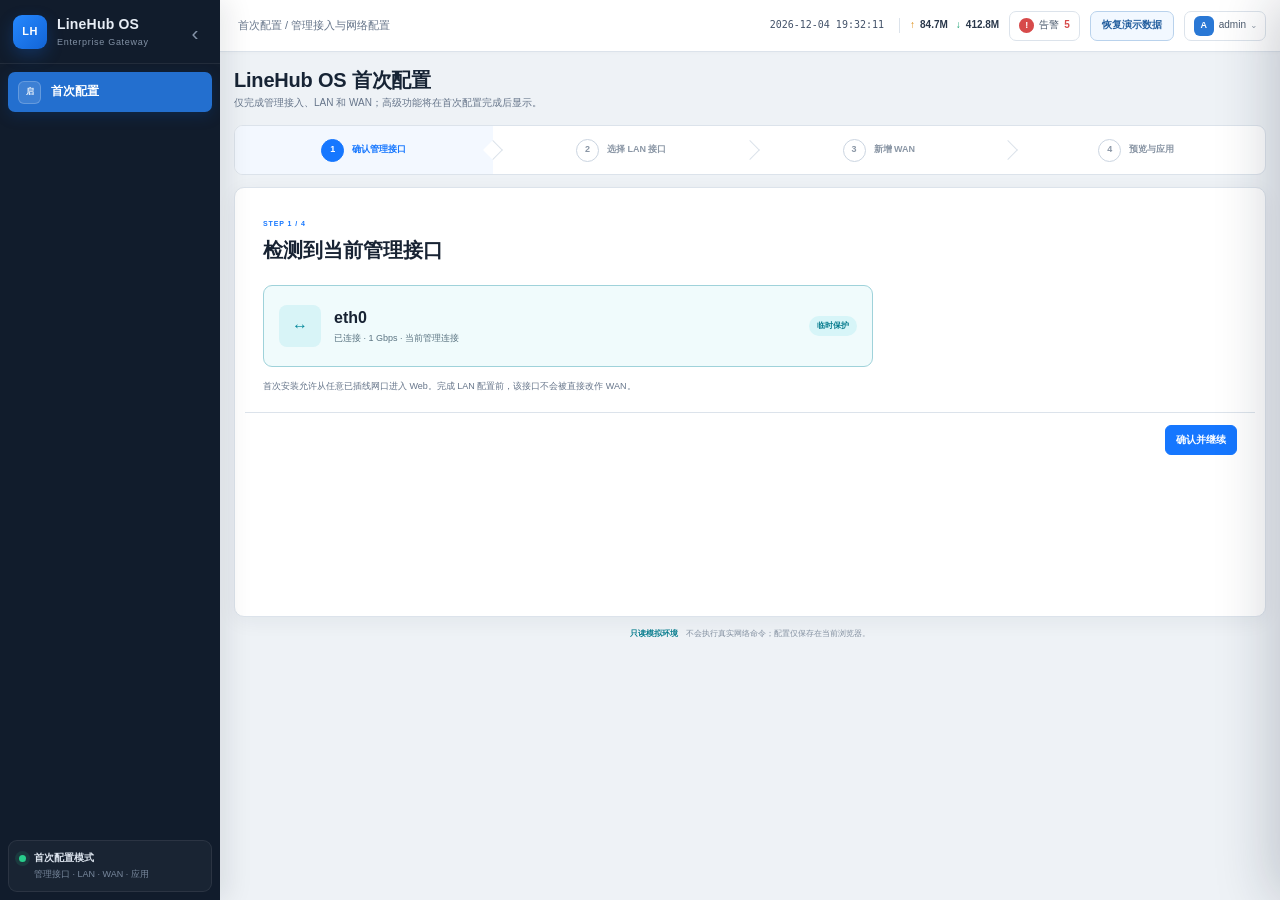
<file: preview/index.html>
<!doctype html>
<html lang="zh-CN">
<head>
  <meta charset="utf-8">
  <meta name="viewport" content="width=device-width, initial-scale=1">
  <meta name="color-scheme" content="light">
  <meta name="description" content="LineHub OS 企业软路由管理控制台本地交互预览">
  <title>LineHub OS · 管理控制台</title>
  <link rel="stylesheet" href="assets/app.css">
</head>
<body>
  <div class="app-shell">
    <aside class="sidebar" id="sidebar" aria-label="主导航">
      <div class="brand">
        <span class="brand-mark" aria-hidden="true">LH</span>
        <div class="brand-copy">
          <strong>LineHub OS</strong>
          <span>Enterprise Gateway</span>
        </div>
        <button class="sidebar-collapse" id="sidebar-collapse" type="button" aria-label="折叠侧栏">‹</button>
      </div>
      <nav class="sidebar-nav" id="sidebar-nav"></nav>
      <div class="sidebar-footer">
        <span class="pulse-dot"></span>
        <div>
          <strong>本地演示模式</strong>
          <span>模拟配置 · 无真实网络操作</span>
        </div>
      </div>
    </aside>

    <div class="workspace">
      <header class="topbar">
        <div class="topbar-left">
          <button class="mobile-menu" id="mobile-menu" type="button" aria-label="打开导航">☰</button>
          <div class="breadcrumb" id="breadcrumb">系统概况 / 运行概况</div>
        </div>
        <div class="topbar-metrics" aria-label="系统快捷状态">
          <span class="top-time" id="current-time">--:--:--</span>
          <span><i class="mini-meter"><b id="cpu-meter"></b></i>CPU <strong id="top-cpu">--%</strong></span>
          <span><i class="mini-meter memory"><b id="memory-meter"></b></i>内存 <strong id="top-memory">--%</strong></span>
          <span class="bandwidth"><i class="traffic-up">↑</i><strong id="top-up">--</strong><i class="traffic-down">↓</i><strong id="top-down">--</strong></span>
          <button class="alarm-button" id="alarm-button" type="button" aria-label="查看告警">
            <span aria-hidden="true">!</span>
            告警 <b id="alarm-count">0</b>
          </button>
          <button class="reset-demo-button" id="reset-demo-button" type="button">恢复演示数据</button>
          <button class="admin-button" id="admin-button" type="button" aria-expanded="false">
            <span class="avatar">A</span> admin <span aria-hidden="true">⌄</span>
          </button>
          <div class="admin-menu" id="admin-menu" hidden>
            <button type="button" data-admin-action="profile">管理员设置</button>
            <button type="button" data-admin-action="first-run">恢复首次配置状态</button>
            <button type="button" data-admin-action="about">关于 LineHub OS</button>
          </div>
        </div>
      </header>

      <main class="page" id="page-view" tabindex="-1"></main>
    </div>
  </div>

  <div class="mobile-backdrop" id="mobile-backdrop" hidden></div>

  <div class="drawer-backdrop" id="drawer-backdrop" hidden></div>
  <aside class="drawer" id="drawer" aria-label="编辑面板" aria-hidden="true">
    <header class="drawer-header">
      <div>
        <span class="drawer-kicker" id="drawer-kicker">LINEHUB CONFIGURATION</span>
        <h2 id="drawer-title">配置</h2>
      </div>
      <button class="icon-button" id="drawer-close" type="button" aria-label="关闭编辑面板">×</button>
    </header>
    <div class="drawer-body" id="drawer-body"></div>
  </aside>

  <dialog class="confirm-dialog" id="confirm-dialog" aria-labelledby="confirm-title">
    <form method="dialog">
      <div class="confirm-icon" aria-hidden="true">!</div>
      <h2 id="confirm-title">确认操作</h2>
      <p id="confirm-message"></p>
      <div class="dialog-actions">
        <button class="button" value="cancel">取消</button>
        <button class="button danger" id="confirm-submit" value="confirm">确认</button>
      </div>
    </form>
  </dialog>

  <div class="toast-stack" id="toast-stack" aria-live="polite" aria-atomic="true"></div>

  <script type="module" src="js/app.js"></script>
</body>
</html>
</file>
<file: preview/assets/app.css>
:root {
  --bg: #eef2f6;
  --surface: #ffffff;
  --surface-2: #f7f9fb;
  --surface-3: #edf2f7;
  --sidebar: #111c2c;
  --sidebar-2: #18263a;
  --sidebar-text: #aab7c8;
  --text: #182333;
  --muted: #66758a;
  --border: #dce3eb;
  --border-soft: #e9edf2;
  --blue: #1677ff;
  --blue-dark: #0e5fc4;
  --green: #0e9b6b;
  --orange: #d98300;
  --red: #d74a4a;
  --purple: #7655d6;
  --cyan: #078ca8;
  --shadow: 0 5px 20px rgba(20, 35, 53, 0.055);
  --sidebar-width: 220px;
  --topbar-height: 52px;
}

* { box-sizing: border-box; }
html { min-width: 1024px; background: var(--bg); scroll-behavior: smooth; }
body {
  margin: 0;
  color: var(--text);
  background: var(--bg);
  font: 13px/1.45 -apple-system, BlinkMacSystemFont, "Segoe UI", "Microsoft YaHei", sans-serif;
}
button, input, select, textarea { font: inherit; }
button, a, input, select, textarea { -webkit-tap-highlight-color: transparent; }
button:focus-visible, a:focus-visible, input:focus-visible, select:focus-visible, textarea:focus-visible {
  outline: 3px solid rgba(22, 119, 255, .22);
  outline-offset: 1px;
}
button:disabled, input:disabled, select:disabled { cursor: not-allowed !important; opacity: .52; }

.app-shell { min-height: 100vh; }
.sidebar {
  position: fixed;
  inset: 0 auto 0 0;
  z-index: 40;
  display: flex;
  width: var(--sidebar-width);
  flex-direction: column;
  color: #e7edf5;
  background: var(--sidebar);
  box-shadow: 8px 0 25px rgba(10, 20, 34, .09);
  transition: width .18s ease, transform .18s ease;
}
.brand {
  display: flex;
  align-items: center;
  height: 64px;
  min-height: 64px;
  padding: 0 13px;
  border-bottom: 1px solid rgba(255,255,255,.07);
  gap: 10px;
}
.brand-mark {
  display: grid;
  width: 34px;
  height: 34px;
  place-items: center;
  flex: 0 0 auto;
  border-radius: 9px;
  color: #fff;
  background: linear-gradient(135deg, #2588ff, #1264d6);
  box-shadow: 0 6px 16px rgba(20,105,220,.28);
  font-size: 11px;
  font-weight: 800;
  letter-spacing: .4px;
}
.brand-copy { min-width: 0; }
.brand-copy strong, .brand-copy span { display: block; white-space: nowrap; }
.brand-copy strong { font-size: 14px; letter-spacing: .2px; }
.brand-copy span { margin-top: 1px; color: #8291a5; font-size: 9px; letter-spacing: .7px; }
.sidebar-collapse {
  width: 24px;
  height: 28px;
  margin-left: auto;
  padding: 0;
  color: #8493a8;
  border: 0;
  border-radius: 6px;
  background: transparent;
  cursor: pointer;
  font-size: 21px;
}
.sidebar-collapse:hover { color: #fff; background: rgba(255,255,255,.07); }
.sidebar-nav {
  flex: 1 1 auto;
  padding: 8px 8px 18px;
  overflow-x: hidden;
  overflow-y: auto;
  scrollbar-color: #334259 transparent;
  scrollbar-width: thin;
}
.nav-group { margin-bottom: 2px; }
.nav-group-button {
  display: flex;
  align-items: center;
  width: 100%;
  height: 36px;
  padding: 0 9px;
  color: var(--sidebar-text);
  border: 0;
  border-radius: 7px;
  background: transparent;
  cursor: pointer;
  text-align: left;
  gap: 9px;
}
.nav-group-button:hover, .nav-group.active > .nav-group-button { color: #fff; background: rgba(255,255,255,.055); }
.nav-group.active > .nav-group-button { color: #74b5ff; }
.nav-icon {
  display: grid;
  width: 23px;
  height: 23px;
  place-items: center;
  flex: 0 0 auto;
  color: #8292a8;
  border: 1px solid rgba(255,255,255,.1);
  border-radius: 6px;
  background: rgba(255,255,255,.035);
  font: 700 8px/1 "Cascadia Mono", monospace;
}
.nav-group.active .nav-icon { color: #8dc2ff; border-color: rgba(84,158,242,.35); background: rgba(22,119,255,.12); }
.nav-label { overflow: hidden; flex: 1; text-overflow: ellipsis; white-space: nowrap; font-size: 12px; font-weight: 600; }
.nav-chevron { color: #64758c; transform: rotate(-90deg); transition: transform .15s ease; }
.nav-group.expanded .nav-chevron { transform: rotate(0); }
.nav-children { display: none; padding: 2px 0 5px 32px; }
.nav-group.expanded .nav-children { display: grid; }
.nav-link {
  position: relative;
  display: flex;
  align-items: center;
  min-height: 29px;
  padding: 0 10px;
  color: #8898ad;
  border-radius: 5px;
  text-decoration: none;
  white-space: nowrap;
  font-size: 11px;
}
.nav-link:hover { color: #d8e4f1; background: rgba(255,255,255,.04); }
.nav-link.active { color: #fff; background: #236fcf; box-shadow: 0 3px 10px rgba(8,76,163,.23); }
.sidebar-footer {
  display: flex;
  align-items: flex-start;
  min-height: 52px;
  margin: 8px;
  padding: 10px;
  overflow: hidden;
  border: 1px solid rgba(255,255,255,.08);
  border-radius: 9px;
  background: rgba(255,255,255,.035);
  gap: 8px;
}
.pulse-dot { width: 7px; height: 7px; margin-top: 4px; flex: 0 0 auto; border-radius: 50%; background: #28ce8c; box-shadow: 0 0 0 4px rgba(40,206,140,.12); }
.sidebar-footer strong, .sidebar-footer span { display: block; white-space: nowrap; }
.sidebar-footer strong { color: #dce4ee; font-size: 10px; }
.sidebar-footer div > span { margin-top: 2px; color: #78889d; font-size: 9px; }

body.sidebar-collapsed { --sidebar-width: 58px; }
body.sidebar-collapsed .brand-copy, body.sidebar-collapsed .nav-label, body.sidebar-collapsed .nav-chevron,
body.sidebar-collapsed .nav-children, body.sidebar-collapsed .sidebar-footer div { display: none; }
body.sidebar-collapsed .brand { padding: 0 12px; }
body.sidebar-collapsed .sidebar-collapse { position: absolute; top: 45px; right: -10px; z-index: 2; width: 20px; height: 20px; color: #7f91a8; border: 1px solid #304059; border-radius: 50%; background: #17263a; transform: rotate(180deg); font-size: 15px; }
body.sidebar-collapsed .sidebar-footer { align-items: center; justify-content: center; min-height: 38px; padding: 0; }
body.sidebar-collapsed .pulse-dot { margin: 0; }
body.sidebar-collapsed .nav-group-button { justify-content: center; padding: 0; }

.workspace { min-height: 100vh; margin-left: var(--sidebar-width); transition: margin-left .18s ease; }
.topbar {
  position: sticky;
  top: 0;
  z-index: 30;
  display: flex;
  align-items: center;
  justify-content: space-between;
  height: var(--topbar-height);
  padding: 0 14px 0 18px;
  border-bottom: 1px solid var(--border);
  background: rgba(255,255,255,.96);
  box-shadow: 0 1px 3px rgba(25,38,54,.025);
  backdrop-filter: blur(10px);
}
.topbar-left, .topbar-metrics, .topbar-metrics > span, .bandwidth, .alarm-button, .admin-button { display: flex; align-items: center; }
.breadcrumb { color: #66758a; font-size: 11px; }
.topbar-metrics { position: relative; height: 100%; margin-left: auto; color: #5d6b7f; gap: 15px; font-size: 10px; }
.topbar-metrics > span { gap: 5px; white-space: nowrap; }
.topbar-metrics strong { color: #29374a; font-variant-numeric: tabular-nums; }
.top-time { padding-right: 15px; border-right: 1px solid var(--border); color: #435269 !important; font-family: "Cascadia Mono", Consolas, monospace; }
.mini-meter { position: relative; width: 24px; height: 4px; overflow: hidden; border-radius: 9px; background: #e2e8ef; }
.mini-meter b { display: block; height: 100%; border-radius: inherit; background: var(--blue); }
.mini-meter.memory b { background: var(--purple); }
.traffic-up { color: var(--orange); font-style: normal; }
.traffic-down { margin-left: 3px; color: var(--green); font-style: normal; }
.alarm-button, .admin-button {
  height: 30px;
  padding: 0 9px;
  color: #4c5b6e;
  border: 1px solid var(--border);
  border-radius: 7px;
  background: #fff;
  cursor: pointer;
  gap: 5px;
  font-size: 10px;
}
.alarm-button:hover, .admin-button:hover { border-color: #acc9ea; background: #f7fbff; }
.alarm-button > span { display: grid; width: 15px; height: 15px; place-items: center; color: #fff; border-radius: 50%; background: var(--red); font-size: 9px; font-weight: 800; }
.alarm-button b { color: var(--red); }
.avatar { display: grid; width: 20px; height: 20px; place-items: center; color: #fff; border-radius: 6px; background: #2a78d5; font-size: 9px; font-weight: 800; }
.admin-menu {
  position: absolute;
  top: 45px;
  right: 0;
  z-index: 50;
  width: 168px;
  padding: 5px;
  border: 1px solid var(--border);
  border-radius: 9px;
  background: #fff;
  box-shadow: 0 10px 35px rgba(19,33,51,.16);
}
.admin-menu button { display: block; width: 100%; height: 32px; padding: 0 10px; color: #4e5c6f; border: 0; border-radius: 5px; background: transparent; cursor: pointer; text-align: left; font-size: 11px; }
.admin-menu button:hover { color: var(--blue); background: #f0f6fd; }
.mobile-menu { display: none; width: 31px; height: 31px; margin-right: 10px; padding: 0; border: 1px solid var(--border); border-radius: 7px; background: #fff; cursor: pointer; }

.page { min-height: calc(100vh - var(--topbar-height)); padding: 13px 14px 20px; }
.page-header { display: flex; align-items: center; justify-content: space-between; min-height: 48px; margin-bottom: 11px; gap: 16px; }
.page-header h1 { margin: 0; color: #172435; font-size: 20px; line-height: 1.2; letter-spacing: -.2px; }
.page-header p { margin: 4px 0 0; color: var(--muted); font-size: 10px; }
.page-actions { display: flex; align-items: center; flex-wrap: wrap; justify-content: flex-end; gap: 7px; }
.grid { display: grid; gap: 12px; }
.grid.cols-2 { grid-template-columns: repeat(2, minmax(0,1fr)); }
.grid.cols-3 { grid-template-columns: repeat(3, minmax(0,1fr)); }
.grid.cols-4 { grid-template-columns: repeat(4, minmax(0,1fr)); }
.grid.cols-5 { grid-template-columns: repeat(5, minmax(0,1fr)); }
.grid.cols-6 { grid-template-columns: repeat(6, minmax(0,1fr)); }
.grid.main-side { grid-template-columns: minmax(0,2fr) minmax(300px,.8fr); }
.stats-grid { display: grid; grid-template-columns: repeat(6,minmax(132px,1fr)); gap: 10px; margin-bottom: 12px; }
.stat-card {
  display: flex;
  align-items: center;
  min-height: 72px;
  padding: 11px 12px;
  border: 1px solid var(--border);
  border-radius: 10px;
  background: var(--surface);
  box-shadow: var(--shadow);
  gap: 10px;
}
.stat-icon { display: grid; width: 32px; height: 32px; place-items: center; flex: 0 0 auto; color: var(--blue); border-radius: 9px; background: #eaf3ff; font-size: 12px; font-weight: 800; }
.stat-card.green .stat-icon { color: var(--green); background: #e7f7f1; }
.stat-card.orange .stat-icon { color: var(--orange); background: #fff3dc; }
.stat-card.red .stat-icon { color: var(--red); background: #fdeeee; }
.stat-card.purple .stat-icon { color: var(--purple); background: #f0edff; }
.stat-card.cyan .stat-icon { color: var(--cyan); background: #e5f7fa; }
.stat-card > div { min-width: 0; }
.stat-card span, .stat-card strong, .stat-card small { display: block; }
.stat-card > div > span { overflow: hidden; color: var(--muted); font-size: 9px; text-overflow: ellipsis; white-space: nowrap; }
.stat-card strong { margin-top: 1px; overflow: hidden; font-size: 19px; line-height: 1.25; font-variant-numeric: tabular-nums; text-overflow: ellipsis; white-space: nowrap; }
.stat-card small { margin-top: 1px; overflow: hidden; color: #8b97a7; font-size: 8px; text-overflow: ellipsis; white-space: nowrap; }

.panel { overflow: hidden; border: 1px solid var(--border); border-radius: 10px; background: var(--surface); box-shadow: var(--shadow); }
.panel + .panel { margin-top: 12px; }
.panel-header { display: flex; align-items: center; justify-content: space-between; min-height: 46px; padding: 9px 12px; border-bottom: 1px solid var(--border-soft); gap: 12px; }
.panel-header h2 { margin: 0; font-size: 13px; }
.panel-header p { margin: 2px 0 0; color: var(--muted); font-size: 9px; }
.panel-tools { display: flex; align-items: center; flex-wrap: wrap; justify-content: flex-end; gap: 6px; }
.panel-content { min-width: 0; }
.panel-content.pad { padding: 12px; }
.panel-content > .empty-state { margin: 12px; }
.subtle-panel { padding: 12px; border: 1px solid var(--border); border-radius: 9px; background: var(--surface); }

.button {
  min-height: 30px;
  padding: 5px 10px;
  color: #405067;
  border: 1px solid #cdd6e0;
  border-radius: 6px;
  background: #fff;
  cursor: pointer;
  font-size: 10px;
  font-weight: 600;
  white-space: nowrap;
}
.button:hover:not(:disabled) { color: var(--blue); border-color: #96bfee; background: #f5faff; }
.button.primary { color: #fff; border-color: var(--blue); background: var(--blue); }
.button.primary:hover:not(:disabled) { color: #fff; border-color: var(--blue-dark); background: var(--blue-dark); }
.button.danger { color: #fff; border-color: var(--red); background: var(--red); }
.button.danger.subtle { color: var(--red); border-color: #f0bcbc; background: #fff8f8; }
.button.compact { min-height: 25px; padding: 3px 7px; font-size: 9px; }
.button.link { padding: 2px 4px; color: var(--blue); border: 0; background: transparent; }
.button-row { display: flex; align-items: center; flex-wrap: wrap; gap: 6px; }

.toolbar { display: flex; align-items: center; flex-wrap: wrap; padding: 8px 10px; border-bottom: 1px solid var(--border-soft); background: #fbfcfd; gap: 6px; }
.toolbar-group { display: flex; align-items: center; gap: 5px; }
.toolbar-spacer { flex: 1; }
.input, .select, .textarea {
  width: 100%;
  color: #29374a;
  border: 1px solid #cfd7e1;
  border-radius: 6px;
  background: #fff;
  outline: 0;
  font-size: 10px;
}
.input, .select { height: 30px; padding: 0 8px; }
.select { min-width: 104px; }
.toolbar .input { width: 170px; }
.toolbar .select { width: auto; }
.textarea { min-height: 170px; padding: 9px; resize: vertical; font-family: "Cascadia Mono", Consolas, monospace; line-height: 1.55; }
.input:hover, .select:hover, .textarea:hover { border-color: #aebbc9; }
.input:focus, .select:focus, .textarea:focus { border-color: var(--blue); box-shadow: 0 0 0 2px rgba(22,119,255,.09); }
.search-input { position: relative; }
.search-input::before { position: absolute; top: 7px; left: 9px; color: #8e9aaa; content: "⌕"; }
.search-input .input { padding-left: 25px; }

.data-table-wrap { position: relative; overflow: auto; scrollbar-color: #bdc7d2 #f1f4f7; scrollbar-width: thin; }
.data-table { width: 100%; min-width: 900px; border-collapse: separate; border-spacing: 0; table-layout: auto; }
.data-table th {
  position: sticky;
  top: 0;
  z-index: 4;
  height: 34px;
  padding: 0 9px;
  color: #647287;
  border-bottom: 1px solid var(--border);
  background: #f5f7fa;
  font-size: 9px;
  font-weight: 700;
  text-align: left;
  white-space: nowrap;
}
.data-table td { height: 44px; padding: 6px 9px; color: #344258; border-bottom: 1px solid var(--border-soft); background: #fff; font-size: 10px; vertical-align: middle; white-space: nowrap; }
.data-table tbody tr:last-child td { border-bottom: 0; }
.data-table tbody tr:hover td { background: #f9fbfd; }
.data-table tbody tr.selected td { background: #f0f7ff; }
.data-table tbody tr.problem td { background: #fffbf6; }
.data-table .sticky-1, .data-table .sticky-2, .data-table .sticky-3 { position: sticky; z-index: 3; }
.data-table th.sticky-1, .data-table th.sticky-2, .data-table th.sticky-3 { z-index: 7; background: #f5f7fa; }
.data-table .sticky-1 { left: 0; width: 35px; min-width: 35px; }
.data-table .sticky-2 { left: 35px; width: 68px; min-width: 68px; }
.data-table .sticky-3 { left: 103px; min-width: 82px; box-shadow: 3px 0 5px rgba(30,45,65,.04); }
.data-table .mono { font-family: "Cascadia Mono", Consolas, monospace; font-size: 9px; }
.data-table .muted { color: #8794a6; }
.data-table .danger-text { color: var(--red); }
.data-table .warning-text { color: var(--orange); }
.sort-button { padding: 0; color: inherit; border: 0; background: transparent; cursor: pointer; font: inherit; font-weight: 700; }
.sort-button:hover { color: var(--blue); }
.row-actions { display: flex; align-items: center; gap: 4px; }
.row-action { min-width: 24px; height: 25px; padding: 0 6px; color: #4d5b6d; border: 1px solid #d2d9e2; border-radius: 5px; background: #fff; cursor: pointer; font-size: 9px; }
.row-action:hover { color: var(--blue); border-color: #a8c8ed; }
.row-action.danger:hover { color: var(--red); border-color: #e6b1b1; background: #fff9f9; }
.line-name { display: block; max-width: 110px; overflow: hidden; color: #24334a; font-weight: 650; text-overflow: ellipsis; }
.line-issue { display: block; max-width: 118px; margin-top: 1px; overflow: hidden; color: var(--orange); font-size: 8px; text-overflow: ellipsis; }
.status-lamp { display: inline-block; width: 7px; height: 7px; border-radius: 50%; background: #9ba6b4; box-shadow: 0 0 0 3px rgba(155,166,180,.12); }
.status-lamp.online { background: var(--green); box-shadow: 0 0 0 3px rgba(14,155,107,.12); }
.status-lamp.dialing { background: var(--blue); box-shadow: 0 0 0 3px rgba(22,119,255,.12); animation: blink 1.15s infinite; }
.status-lamp.fault { background: var(--red); box-shadow: 0 0 0 3px rgba(215,74,74,.12); }
.status-lamp.disabled { background: #a8b1bd; }
@keyframes blink { 50% { opacity: .35; } }
.status-badge { display: inline-flex; align-items: center; min-height: 21px; padding: 2px 7px; border-radius: 999px; color: #6f7c8d; background: #eef1f4; font-size: 8px; font-weight: 700; gap: 4px; }
.status-badge i { width: 5px; height: 5px; border-radius: 50%; background: currentColor; }
.status-badge.online, .status-badge.up, .status-badge.healthy, .status-badge.info { color: var(--green); background: #e8f7f1; }
.status-badge.dialing { color: var(--blue); background: #eaf3ff; }
.status-badge.fault, .status-badge.critical, .status-badge.error { color: var(--red); background: #fdeeee; }
.status-badge.warning { color: var(--orange); background: #fff4df; }
.status-badge.disabled, .status-badge.down { color: #7f8b9a; background: #edf0f3; }
.toggle { position: relative; display: inline-flex; width: 29px; height: 16px; vertical-align: middle; }
.toggle input { position: absolute; width: 1px; height: 1px; opacity: 0; }
.toggle span { position: absolute; inset: 0; border-radius: 999px; background: #c6ced8; cursor: pointer; transition: background .13s ease; }
.toggle span::after { position: absolute; top: 2px; left: 2px; width: 12px; height: 12px; border-radius: 50%; background: #fff; box-shadow: 0 1px 2px rgba(25,39,57,.23); content: ""; transition: transform .13s ease; }
.toggle input:checked + span { background: var(--blue); }
.toggle input:checked + span::after { transform: translateX(13px); }
.toggle input:disabled + span { cursor: not-allowed; opacity: .5; }
.toggle input:focus-visible + span { outline: 3px solid rgba(22,119,255,.22); outline-offset: 2px; }
.checkbox { width: 14px; height: 14px; accent-color: var(--blue); }
.weight-stepper { display: inline-flex; height: 25px; overflow: hidden; border: 1px solid #d2d9e2; border-radius: 5px; background: #fff; }
.weight-stepper button { width: 22px; padding: 0; color: #647287; border: 0; background: #f6f8fa; cursor: pointer; }
.weight-stepper input { width: 27px; padding: 0; text-align: center; border: 0; border-right: 1px solid #e1e5ea; border-left: 1px solid #e1e5ea; outline: 0; font-size: 9px; -moz-appearance: textfield; }
.weight-stepper input::-webkit-inner-spin-button { display: none; }
.pagination { display: flex; align-items: center; justify-content: flex-end; min-height: 39px; padding: 6px 10px; color: #7b8798; border-top: 1px solid var(--border-soft); background: #fbfcfd; gap: 8px; font-size: 9px; }
.pagination strong { color: #47566a; }

.progress { height: 5px; overflow: hidden; border-radius: 999px; background: #e8edf2; }
.progress span { display: block; height: 100%; border-radius: inherit; background: var(--blue); }
.progress.green span { background: var(--green); }
.progress.orange span { background: var(--orange); }
.progress.red span { background: var(--red); }
.progress.purple span { background: var(--purple); }
.resource-row { display: grid; grid-template-columns: 90px minmax(100px,1fr) 38px; align-items: center; min-height: 35px; gap: 9px; font-size: 9px; }
.resource-row strong { text-align: right; font-variant-numeric: tabular-nums; }
.metric-list { display: grid; padding: 4px 12px 9px; }
.metric-line { display: grid; grid-template-columns: minmax(90px,1fr) 75px 75px 45px; align-items: center; min-height: 34px; border-bottom: 1px solid var(--border-soft); gap: 8px; font-size: 9px; }
.metric-line:last-child { border-bottom: 0; }
.metric-line strong { overflow: hidden; text-overflow: ellipsis; }
.metric-line span { color: var(--muted); text-align: right; font-variant-numeric: tabular-nums; }
.alert-list { display: grid; }
.alert-item { display: grid; grid-template-columns: 58px minmax(0,1fr) 65px; align-items: center; min-height: 42px; padding: 5px 12px; border-bottom: 1px solid var(--border-soft); gap: 8px; }
.alert-item:last-child { border-bottom: 0; }
.alert-item strong { display: block; overflow: hidden; font-size: 10px; text-overflow: ellipsis; white-space: nowrap; }
.alert-item p { margin: 1px 0 0; overflow: hidden; color: var(--muted); font-size: 8px; text-overflow: ellipsis; white-space: nowrap; }
.alert-time { color: #8a96a6; font-size: 8px; text-align: right; }
.quick-actions { display: grid; grid-template-columns: repeat(4,minmax(0,1fr)); padding: 12px; gap: 8px; }
.quick-action { min-height: 56px; padding: 8px; color: #324157; border: 1px solid var(--border); border-radius: 8px; background: #fbfcfe; cursor: pointer; text-align: left; }
.quick-action:hover { color: var(--blue); border-color: #a8caef; background: #f4f9ff; }
.quick-action span { display: grid; width: 23px; height: 23px; margin-bottom: 4px; place-items: center; color: var(--blue); border-radius: 6px; background: #e8f2ff; font-weight: 800; }
.quick-action strong { display: block; font-size: 9px; }
.quick-action small { color: #8a96a7; font-size: 8px; }

.chart-wrap { position: relative; height: 210px; padding: 8px 10px 5px; }
.chart-wrap.compact { height: 160px; }
.chart-canvas { width: 100%; height: 100%; }
.chart-legend { display: flex; align-items: center; gap: 12px; color: var(--muted); font-size: 8px; }
.chart-legend span { display: flex; align-items: center; gap: 4px; }
.chart-legend i { width: 8px; height: 3px; border-radius: 4px; background: var(--blue); }
.chart-legend i.green { background: var(--green); }
.chart-legend i.purple { background: var(--purple); }
.distribution-list { display: grid; gap: 9px; padding: 12px; }
.distribution-row { display: grid; grid-template-columns: 115px minmax(100px,1fr) 45px; align-items: center; gap: 10px; font-size: 9px; }
.distribution-row strong { overflow: hidden; text-overflow: ellipsis; white-space: nowrap; }
.distribution-row span { color: var(--muted); text-align: right; }

.topology { display: flex; align-items: stretch; min-height: 290px; padding: 24px 15px; overflow-x: auto; gap: 24px; }
.topology-node { position: relative; display: flex; width: 145px; min-width: 145px; flex-direction: column; justify-content: center; padding: 14px; border: 1px solid var(--border); border-top: 3px solid var(--blue); border-radius: 9px; background: #fff; box-shadow: var(--shadow); }
.topology-node:not(:last-child)::after { position: absolute; top: 50%; right: -19px; color: #8fa1b5; content: "→"; font-size: 18px; }
.topology-node .node-icon { display: grid; width: 30px; height: 30px; margin-bottom: 8px; place-items: center; color: var(--blue); border-radius: 8px; background: #eaf3ff; font-weight: 800; }
.topology-node strong { font-size: 11px; }
.topology-node span { margin-top: 3px; color: var(--muted); font-size: 8px; }
.topology-node small { margin-top: 10px; padding-top: 8px; color: var(--green); border-top: 1px solid var(--border-soft); font-size: 8px; }

.notice { display: flex; align-items: flex-start; min-height: 44px; margin-bottom: 10px; padding: 9px 11px; color: #375d83; border: 1px solid #cbe1f8; border-radius: 8px; background: #eef7ff; gap: 9px; }
.notice.warning { color: #79560d; border-color: #efd9a5; background: #fff8e8; }
.notice.danger { color: #873c3c; border-color: #efc0c0; background: #fff1f1; }
.notice > span { display: grid; width: 19px; height: 19px; place-items: center; flex: 0 0 auto; color: #fff; border-radius: 50%; background: var(--blue); font-size: 9px; font-weight: 800; }
.notice.warning > span { background: var(--orange); }
.notice.danger > span { background: var(--red); }
.notice strong { display: block; font-size: 9px; }
.notice p { margin: 2px 0 0; font-size: 8px; }

.drawer-backdrop { position: fixed; inset: 0; z-index: 70; background: rgba(13,25,42,.34); opacity: 0; transition: opacity .18s ease; }
.drawer { position: fixed; inset: 0 0 0 auto; z-index: 75; display: flex; width: min(520px, calc(100vw - 40px)); flex-direction: column; background: #fff; box-shadow: -18px 0 55px rgba(16,29,48,.22); transform: translateX(102%); transition: transform .2s ease; }
.drawer.wide { width: min(760px, calc(100vw - 40px)); }
body.drawer-open .drawer { transform: translateX(0); }
body.drawer-open .drawer-backdrop { opacity: 1; }
.drawer-header { display: flex; align-items: flex-start; justify-content: space-between; min-height: 68px; padding: 16px 18px; border-bottom: 1px solid var(--border); }
.drawer-kicker { color: var(--blue); font-size: 8px; font-weight: 800; letter-spacing: 1.3px; }
.drawer-header h2 { margin: 3px 0 0; font-size: 17px; }
.icon-button { display: grid; width: 29px; height: 29px; padding: 0; place-items: center; color: #5f6c7e; border: 1px solid var(--border); border-radius: 7px; background: #fff; cursor: pointer; font-size: 19px; line-height: 1; }
.drawer-body { flex: 1 1 auto; padding: 16px 18px 24px; overflow-y: auto; }
.form-grid { display: grid; grid-template-columns: repeat(2,minmax(0,1fr)); gap: 11px; }
.form-grid.cols-3 { grid-template-columns: repeat(3,minmax(0,1fr)); }
.form-field { display: grid; align-content: start; gap: 5px; }
.form-field > span { color: #46556a; font-size: 9px; font-weight: 650; }
.form-field small { color: #8a96a6; font-size: 8px; }
.form-field.full { grid-column: 1 / -1; }
.form-section { margin-bottom: 16px; }
.form-section-title { margin: 0 0 9px; padding-bottom: 7px; color: #28374b; border-bottom: 1px solid var(--border-soft); font-size: 10px; }
.check-grid { display: grid; grid-template-columns: repeat(2,minmax(0,1fr)); gap: 8px; }
.check-line { display: flex; align-items: center; min-height: 32px; padding: 6px 8px; border: 1px solid var(--border); border-radius: 6px; background: #fafbfd; gap: 7px; font-size: 9px; }
.check-line input { accent-color: var(--blue); }
.config-preview { margin-top: 12px; padding: 10px 12px; overflow: auto; color: #c8d6e8; border-radius: 7px; background: #132033; font: 9px/1.6 "Cascadia Mono", Consolas, monospace; white-space: pre-wrap; }
.form-actions { position: sticky; bottom: -24px; display: flex; justify-content: flex-end; margin: 18px -18px -24px; padding: 12px 18px; border-top: 1px solid var(--border); background: rgba(255,255,255,.97); gap: 7px; }
.inline-form { display: flex; align-items: end; flex-wrap: wrap; padding: 10px 12px; border-bottom: 1px solid var(--border-soft); background: #fbfcfd; gap: 8px; }
.inline-form .form-field { min-width: 115px; }
.inline-form .form-field.wide { min-width: 190px; }

.confirm-dialog { width: min(390px, calc(100vw - 30px)); padding: 0; border: 0; border-radius: 12px; box-shadow: 0 24px 80px rgba(16,29,48,.28); }
.confirm-dialog::backdrop { background: rgba(13,25,42,.46); backdrop-filter: blur(2px); }
.confirm-dialog form { padding: 24px; text-align: center; }
.confirm-icon { display: grid; width: 42px; height: 42px; margin: 0 auto 10px; place-items: center; color: var(--red); border-radius: 50%; background: #fdeeee; font-size: 17px; font-weight: 800; }
.confirm-dialog h2 { margin: 0; font-size: 16px; }
.confirm-dialog p { margin: 8px 0 20px; color: var(--muted); font-size: 10px; }
.dialog-actions { display: flex; justify-content: center; gap: 8px; }
.toast-stack { position: fixed; right: 16px; bottom: 16px; z-index: 90; display: grid; width: min(310px,calc(100vw - 32px)); gap: 7px; }
.toast { display: flex; align-items: flex-start; padding: 10px 12px; color: #eaf1f8; border: 1px solid rgba(255,255,255,.08); border-left: 3px solid #42d29b; border-radius: 8px; background: #18263a; box-shadow: 0 10px 35px rgba(12,24,40,.22); opacity: 0; transform: translateX(18px); transition: opacity .18s ease, transform .18s ease; gap: 9px; }
.toast.show { opacity: 1; transform: translateX(0); }
.toast.error { border-left-color: #ef6f6f; }
.toast.info { border-left-color: #63a9f8; }
.toast > span { display: grid; width: 19px; height: 19px; place-items: center; flex: 0 0 auto; color: #fff; border-radius: 50%; background: var(--green); font-size: 9px; font-weight: 800; }
.toast.error > span { background: var(--red); }
.toast.info > span { background: var(--blue); }
.toast strong { display: block; font-size: 9px; }
.toast p { margin: 2px 0 0; color: #a9b6c6; font-size: 8px; }

.tabs { display: flex; min-height: 36px; padding: 0 10px; border-bottom: 1px solid var(--border); background: #fbfcfd; gap: 16px; }
.tab { position: relative; padding: 0 2px; color: #68768a; border: 0; background: transparent; cursor: pointer; font-size: 9px; font-weight: 650; }
.tab.active { color: var(--blue); }
.tab.active::after { position: absolute; right: 0; bottom: -1px; left: 0; height: 2px; background: var(--blue); content: ""; }
.import-layout { display: grid; grid-template-columns: minmax(320px,.85fr) minmax(0,1.4fr); min-height: 510px; }
.import-input { padding: 12px; border-right: 1px solid var(--border); }
.import-preview { min-width: 0; }
.validation-summary { display: flex; align-items: center; padding: 8px 10px; border-bottom: 1px solid var(--border-soft); background: #fbfcfd; gap: 12px; font-size: 9px; }
.validation-summary strong { color: var(--green); }
.validation-summary .errors { color: var(--red); }
.invalid-row td { color: #8e4242 !important; background: #fff1f1 !important; }
.terminal { min-height: 250px; padding: 13px; overflow: auto; color: #cbd7e6; border-radius: 8px; background: #111d2c; font: 10px/1.65 "Cascadia Mono", Consolas, monospace; white-space: pre-wrap; }
.terminal .prompt { color: #5ee1a9; }
.tool-grid { display: grid; grid-template-columns: repeat(4,minmax(120px,1fr)); gap: 8px; }
.tool-card { padding: 11px; color: #34445a; border: 1px solid var(--border); border-radius: 8px; background: #fff; cursor: pointer; text-align: left; }
.tool-card:hover, .tool-card.active { color: var(--blue); border-color: #9fc6f2; background: #f5faff; }
.tool-card strong { display: block; font-size: 10px; }
.tool-card span { display: block; margin-top: 2px; color: var(--muted); font-size: 8px; }
.empty-state { display: grid; min-height: 150px; place-items: center; align-content: center; color: #8895a6; text-align: center; }
.empty-state > span { display: grid; width: 35px; height: 35px; margin-bottom: 6px; place-items: center; border-radius: 9px; background: #eef3f8; font-size: 15px; }
.empty-state strong { color: #516075; font-size: 10px; }
.empty-state p { max-width: 350px; margin: 4px 0 0; font-size: 8px; }
.feature-grid { display: grid; grid-template-columns: repeat(3,minmax(0,1fr)); gap: 10px; }
.feature-card { min-height: 108px; padding: 12px; border: 1px solid var(--border); border-radius: 9px; background: #fff; box-shadow: var(--shadow); }
.feature-card > span { display: grid; width: 27px; height: 27px; margin-bottom: 8px; place-items: center; color: var(--blue); border-radius: 7px; background: #eaf3ff; font-size: 10px; font-weight: 800; }
.feature-card h3 { margin: 0; font-size: 11px; }
.feature-card p { margin: 4px 0 0; color: var(--muted); font-size: 8px; }
.feature-card .button { margin-top: 9px; }

/* First-install configuration flow */
body.setup-mode { --sidebar-width: 0px; }
body.setup-mode > .app-shell > .sidebar,
body.setup-mode .workspace > .topbar { display: none; }
body.setup-mode .workspace { margin-left: 0; }
body.setup-mode .page { min-height: 100vh; padding: 0; }
.setup-page { min-height: 100vh; color: var(--text); background: #edf2f7; }
.setup-header {
  display: flex;
  align-items: center;
  justify-content: space-between;
  height: 62px;
  padding: 0 22px;
  color: #eaf1f8;
  background: #122036;
  box-shadow: 0 3px 16px rgba(13,27,48,.14);
}
.setup-brand, .setup-header-state { display: flex; align-items: center; gap: 10px; }
.setup-brand strong, .setup-brand span, .setup-header-state strong, .setup-header-state span { display: block; }
.setup-brand strong { font-size: 14px; }
.setup-brand div > span { color: #8192a9; font-size: 9px; }
.setup-header-state { padding: 7px 10px; border: 1px solid rgba(255,255,255,.08); border-radius: 8px; background: rgba(255,255,255,.035); }
.setup-header-state strong { font-size: 9px; }
.setup-header-state div > span { color: #7f90a7; font-size: 8px; }
.setup-layout { display: grid; grid-template-columns: 238px minmax(0,1fr); min-height: calc(100vh - 62px); }
.setup-steps { position: sticky; top: 0; align-self: start; height: calc(100vh - 62px); padding: 14px 10px; overflow-y: auto; border-right: 1px solid #d7dfe8; background: #f8fafc; }
.setup-progress { margin: 0 4px 12px; padding: 10px; border: 1px solid var(--border); border-radius: 8px; background: #fff; }
.setup-progress > span { color: var(--muted); font-size: 8px; }
.setup-progress > strong { float: right; color: #34445a; font-size: 9px; }
.setup-progress .progress { clear: both; margin-top: 8px; }
.setup-step { display: flex; align-items: flex-start; width: 100%; min-height: 48px; padding: 7px 8px; color: #68778a; border: 0; border-radius: 8px; background: transparent; cursor: pointer; text-align: left; gap: 9px; }
.setup-step:hover:not(:disabled) { background: #edf3fa; }
.setup-step > span { display: grid; width: 23px; height: 23px; margin-top: 1px; place-items: center; flex: 0 0 auto; color: #78879a; border: 1px solid #ccd5df; border-radius: 7px; background: #fff; font-size: 9px; font-weight: 800; }
.setup-step strong, .setup-step small { display: block; }
.setup-step strong { font-size: 10px; }
.setup-step small { margin-top: 2px; color: #95a0ae; font-size: 8px; }
.setup-step.active { color: var(--blue); background: #eaf3ff; }
.setup-step.active > span { color: #fff; border-color: var(--blue); background: var(--blue); box-shadow: 0 4px 10px rgba(22,119,255,.24); }
.setup-step.done > span { color: var(--green); border-color: #a9ddca; background: #e8f7f1; }
.setup-step:disabled { cursor: not-allowed; opacity: .5; }
.setup-safety { margin: 14px 4px 0; padding: 10px; color: #5c6c7e; border: 1px solid #d9e2ec; border-left: 3px solid var(--green); border-radius: 7px; background: #fff; }
.setup-safety strong { font-size: 9px; }
.setup-safety p { margin: 3px 0 0; font-size: 8px; }
.setup-main { width: min(100%, 1680px); min-width: 0; margin: 0 auto; padding: 18px 20px 28px; }
.setup-title { display: flex; align-items: flex-end; justify-content: space-between; min-height: 58px; margin-bottom: 12px; gap: 16px; }
.setup-title > div > span { color: var(--blue); font-size: 8px; font-weight: 800; letter-spacing: 1.3px; }
.setup-title h1 { margin: 3px 0 0; font-size: 22px; letter-spacing: -.3px; }
.setup-title p { margin: 4px 0 0; color: var(--muted); font-size: 9px; }
.selection-count { padding: 5px 9px; color: var(--blue) !important; border: 1px solid #b9d6f6; border-radius: 999px; background: #eef7ff; font-size: 9px !important; letter-spacing: 0 !important; }
.setup-stats { display: grid; grid-template-columns: repeat(8,minmax(95px,1fr)); gap: 8px; margin-bottom: 12px; }
.setup-stats article { display: flex; align-items: center; min-height: 58px; padding: 9px; border: 1px solid var(--border); border-radius: 8px; background: #fff; box-shadow: var(--shadow); gap: 8px; }
.setup-stats article > span { display: grid; width: 28px; height: 28px; place-items: center; flex: 0 0 auto; color: var(--blue); border-radius: 7px; background: #eaf3ff; font: 700 7px/1 "Cascadia Mono", monospace; }
.setup-stats small, .setup-stats strong { display: block; }
.setup-stats small { color: var(--muted); font-size: 8px; }
.setup-stats strong { margin-top: 1px; font-size: 17px; }
.setup-section-heading { display: flex; align-items: center; justify-content: space-between; min-height: 42px; margin-top: 9px; gap: 12px; }
.setup-section-heading h2 { margin: 0; font-size: 12px; }
.setup-section-heading p { margin: 2px 0 0; color: var(--muted); font-size: 8px; }
.hardware-grid { display: grid; grid-template-columns: repeat(3,minmax(0,1fr)); gap: 10px; }
.hardware-card { overflow: hidden; border: 1px solid var(--border); border-top: 3px solid var(--green); border-radius: 9px; background: #fff; box-shadow: var(--shadow); }
.hardware-card.warning { border-top-color: var(--orange); }
.hardware-card > header { display: flex; align-items: center; min-height: 58px; padding: 10px 11px; border-bottom: 1px solid var(--border-soft); gap: 8px; }
.hardware-icon { display: grid; width: 31px; height: 31px; place-items: center; flex: 0 0 auto; color: var(--blue); border-radius: 8px; background: #eaf3ff; font-size: 8px; font-weight: 800; }
.hardware-card header > div { min-width: 0; flex: 1; }
.hardware-card h3 { margin: 0; font-size: 11px; }
.hardware-card header p { margin: 1px 0 0; color: var(--muted); font: 8px/1.4 "Cascadia Mono", monospace; }
.hardware-card dl { display: grid; grid-template-columns: repeat(3,minmax(0,1fr)); margin: 0; padding: 8px 10px 10px; gap: 7px; }
.hardware-card dl div { min-width: 0; }
.hardware-card dt { color: var(--muted); font-size: 7px; }
.hardware-card dd { margin: 2px 0 0; overflow: hidden; color: #344258; font-size: 8px; font-weight: 650; text-overflow: ellipsis; white-space: nowrap; }
.setup-console { margin-top: 10px; min-height: 88px; padding: 10px 12px; color: #bed0e4; border-radius: 8px; background: #132033; font: 9px/1.55 "Cascadia Mono", Consolas, monospace; white-space: pre-wrap; }
.setup-console > span { color: #55dda7; }
.interface-layers { display: flex; align-items: stretch; min-height: 64px; margin-bottom: 12px; overflow-x: auto; gap: 7px; }
.interface-layers article { display: flex; min-width: 120px; flex: 1; flex-direction: column; justify-content: center; padding: 8px; border: 1px solid var(--border); border-radius: 8px; background: #fff; }
.interface-layers article > span { color: var(--blue); font-size: 8px; font-weight: 800; }
.interface-layers strong { margin-top: 1px; font-size: 9px; }
.interface-layers small { color: var(--muted); font-size: 7px; }
.interface-layers > i { display: grid; place-items: center; color: #91a1b3; font-style: normal; }
.physical-port-grid { display: grid; grid-template-columns: repeat(2,minmax(0,1fr)); gap: 9px; }
.physical-port-grid.compact { grid-template-columns: repeat(3,minmax(0,1fr)); }
.physical-port { position: relative; display: grid; grid-template-columns: 48px minmax(115px,.7fr) minmax(230px,1.3fr); align-items: center; min-height: 105px; overflow: hidden; color: var(--text); border: 1px solid var(--border); border-left: 3px solid #a7b1bd; border-radius: 9px; background: #fff; box-shadow: var(--shadow); cursor: default; gap: 9px; }
.physical-port:has(> input) { cursor: pointer; }
.physical-port:has(> input):hover { border-color: #9bc2ef; }
.physical-port.selected { border-color: #78b3f2; border-left-color: var(--blue); background: #f5faff; box-shadow: 0 0 0 2px rgba(22,119,255,.08); }
.physical-port.up { border-left-color: var(--green); }
.physical-port.fault { border-left-color: var(--red); background: #fffafa; }
.physical-port.management { box-shadow: 0 0 0 2px rgba(22,119,255,.12), var(--shadow); }
.physical-port.disabled { cursor: not-allowed; opacity: .62; }
.physical-port > input { position: absolute; top: 9px; right: 9px; width: 14px; height: 14px; accent-color: var(--blue); }
.port-face { position: relative; display: grid; width: 38px; height: 42px; margin-left: 9px; place-items: center; color: #617184; border: 2px solid #8998a9; border-radius: 5px; background: #e9edf2; font-size: 7px; }
.port-face::after { position: absolute; right: 5px; bottom: 3px; left: 5px; height: 5px; border-radius: 1px; background: repeating-linear-gradient(90deg,#9ca8b4 0 2px,transparent 2px 4px); content: ""; }
.port-face i { position: absolute; top: -7px; right: -6px; display: grid; width: 14px; height: 14px; place-items: center; color: #fff; border-radius: 50%; background: #75869a; font-style: normal; font-size: 7px; }
.port-led { position: absolute; top: 3px; left: 3px; width: 5px; height: 5px; border-radius: 50%; background: #9ca7b4; }
.physical-port.up .port-led { background: #19bd80; box-shadow: 0 0 5px rgba(25,189,128,.55); }
.physical-port.fault .port-led { background: var(--red); }
.port-main { min-width: 0; }
.port-name { display: flex; align-items: center; flex-wrap: wrap; gap: 5px; }
.port-name > strong { font: 700 10px/1.3 "Cascadia Mono", Consolas, monospace; }
.port-name > span { padding: 2px 5px; color: var(--blue); border-radius: 999px; background: #eaf3ff; font-size: 7px; }
.port-main > p { margin: 3px 0 6px; overflow: hidden; color: var(--muted); font-size: 7px; text-overflow: ellipsis; white-space: nowrap; }
.port-badges { display: flex; align-items: center; flex-wrap: wrap; gap: 4px; }
.port-role { padding: 2px 6px; color: #6c798a; border-radius: 999px; background: #edf1f4; font-size: 7px; font-weight: 700; }
.port-role.temporary-management { color: var(--blue); background: #eaf3ff; }
.port-role.lan { color: var(--green); background: #e8f7f1; }
.port-role.wan { color: var(--purple); background: #f0edff; }
.port-details { display: grid; grid-template-columns: repeat(3,minmax(0,1fr)); margin: 0; padding: 8px 28px 8px 0; gap: 5px 9px; }
.port-details dt { color: var(--muted); font-size: 7px; }
.port-details dd { margin: 1px 0 0; overflow: hidden; font-size: 7px; font-weight: 650; text-overflow: ellipsis; white-space: nowrap; }
.optical-data { grid-column: 1 / -1; display: flex; align-items: center; min-height: 27px; padding: 5px 10px; color: #647287; border-top: 1px solid var(--border-soft); background: #f8fafc; gap: 14px; font-size: 7px; }
.healthy-text { color: var(--green) !important; }
.management-banner { display: flex; align-items: center; min-height: 64px; margin-bottom: 12px; padding: 11px 14px; color: #274e77; border: 1px solid #bcd9f7; border-radius: 9px; background: #eff7ff; gap: 11px; }
.management-pulse { width: 12px; height: 12px; flex: 0 0 auto; border: 3px solid #d2ebff; border-radius: 50%; background: var(--blue); box-shadow: 0 0 0 5px rgba(22,119,255,.1); }
.management-banner div { flex: 1; }
.management-banner strong { font-size: 10px; }
.management-banner p { margin: 2px 0 0; font-size: 8px; }
.management-banner b { padding: 4px 8px; color: #fff; border-radius: 999px; background: var(--blue); font-size: 8px; }
.wizard-form-grid { display: grid; grid-template-columns: repeat(3,minmax(0,1fr)); margin-top: 12px; padding: 13px; border: 1px solid var(--border); border-radius: 9px; background: #fff; box-shadow: var(--shadow); gap: 10px; }
.wizard-checks { margin-top: 10px; }
.setup-actions { display: flex; align-items: center; justify-content: space-between; min-height: 52px; margin-top: 14px; padding: 9px 0; border-top: 1px solid #d7dfe8; gap: 8px; }
.setup-actions > div { display: flex; align-items: center; gap: 7px; }
.wan-port-tabs { display: flex; min-height: 46px; margin-bottom: 10px; overflow-x: auto; border: 1px solid var(--border); border-radius: 8px; background: #fff; }
.wan-port-tabs button { display: flex; align-items: center; min-width: 130px; padding: 7px 10px; color: #57667a; border: 0; border-right: 1px solid var(--border-soft); background: transparent; cursor: pointer; gap: 7px; text-align: left; }
.wan-port-tabs button.active { color: var(--blue); background: #edf6ff; box-shadow: inset 0 -2px var(--blue); }
.wan-port-tabs small { display: block; color: #8996a6; font-size: 7px; }
.connection-type-bar { display: grid; grid-template-columns: minmax(220px,.65fr) minmax(0,1.35fr); align-items: end; padding: 12px; border: 1px solid var(--border); border-radius: 9px 9px 0 0; background: #f8fafc; gap: 16px; }
.connection-type-bar label > span { display: block; margin-bottom: 5px; color: #46556a; font-size: 8px; font-weight: 700; }
.connection-type-bar strong { font-size: 11px; }
.connection-type-bar p { margin: 2px 0 0; color: var(--muted); font-size: 8px; }
.secure-text { -webkit-text-security: disc; font-family: "Segoe UI", sans-serif; letter-spacing: 2px; }
.computed-field { display: flex; align-items: center; color: #526174; background: #f5f7fa; }
.dial-path-preview { display: flex; min-height: 42px; align-items: center; margin-top: 10px; padding: 8px 12px; overflow-x: auto; color: #526174; border: 1px solid #bed9f6; border-radius: 8px; background: #f1f8ff; gap: 8px; white-space: nowrap; }
.dial-path-preview span, .dial-path-preview strong { padding: 4px 8px; border: 1px solid #d5e4f3; border-radius: 6px; background: #fff; font-size: 8px; }
.dial-path-preview strong { color: var(--blue); }
.dial-path-preview i { color: #8ca0b4; font-style: normal; }
.vlan-dial-editor { margin-top: 11px; overflow: hidden; border: 1px solid var(--border); border-radius: 9px; background: #fff; box-shadow: var(--shadow); }
.vlan-dial-editor > header { display: flex; min-height: 52px; align-items: center; justify-content: space-between; padding: 9px 12px; border-bottom: 1px solid var(--border-soft); background: #f8fafc; gap: 12px; }
.vlan-dial-editor > header strong { display: block; font-size: 10px; }
.vlan-dial-editor > header p { margin: 2px 0 0; color: var(--muted); font-size: 8px; }
.vlan-dial-editor > header > span { padding: 3px 7px; color: var(--blue); border-radius: 999px; background: #e9f3ff; font-size: 8px; font-weight: 700; }
.vlan-dial-table { min-width: 1140px; }
.vlan-dial-table th:nth-child(1) { width: 82px; }
.vlan-dial-table th:nth-child(2), .vlan-dial-table th:nth-child(3) { width: 155px; }
.vlan-dial-table th:nth-child(4), .vlan-dial-table th:nth-child(5) { width: 125px; }
.vlan-dial-table th:nth-child(6) { width: 154px; }
.vlan-dial-table th:nth-child(7) { width: 72px; }
.vlan-dial-table td { vertical-align: middle; }
.vlan-dial-table .input { min-height: 29px; padding: 4px 7px; font-size: 8px; }
.vlan-dial-table .compact-number { min-width: 58px; }
.vlan-editor-actions { margin: 10px 0; }
.setup-topology { display: flex; align-items: stretch; margin-bottom: 12px; padding: 10px; overflow-x: auto; border: 1px solid var(--border); border-radius: 9px; background: #fff; box-shadow: var(--shadow); gap: 7px; }
.setup-topology article { display: flex; min-width: 122px; flex: 1; align-items: center; padding: 9px; border: 1px solid var(--border-soft); border-radius: 7px; background: #f8fafc; gap: 7px; }
.setup-topology article > span { display: grid; width: 28px; height: 28px; place-items: center; flex: 0 0 auto; color: var(--blue); border-radius: 7px; background: #eaf3ff; font-size: 7px; font-weight: 800; }
.setup-topology article strong { font-size: 8px; }
.setup-topology > i { display: grid; place-items: center; color: #91a1b3; font-style: normal; }
.setup-summary-grid { display: grid; grid-template-columns: repeat(10,minmax(80px,1fr)); margin-bottom: 12px; gap: 7px; }
.setup-summary-grid article { padding: 9px; border: 1px solid var(--border); border-radius: 8px; background: #fff; box-shadow: var(--shadow); }
.setup-summary-grid span, .setup-summary-grid strong { display: block; }
.setup-summary-grid span { color: var(--muted); font-size: 7px; }
.setup-summary-grid strong { margin-top: 2px; font-size: 16px; }
.apply-workspace { display: grid; grid-template-columns: minmax(340px,.85fr) minmax(0,1.15fr); gap: 12px; }
.apply-workspace > section { min-height: 300px; padding: 13px; border: 1px solid var(--border); border-radius: 9px; background: #fff; box-shadow: var(--shadow); }
.apply-workspace h2 { margin: 0 0 11px; font-size: 11px; }
.apply-choice { display: grid; grid-template-columns: repeat(2,minmax(0,1fr)); margin-bottom: 12px; gap: 8px; }
.apply-choice label { position: relative; display: flex; min-height: 82px; align-items: center; padding: 10px; border: 1px solid var(--border); border-radius: 8px; cursor: pointer; gap: 8px; }
.apply-choice label:has(input:checked) { border-color: #7eb7f3; background: #f1f8ff; box-shadow: 0 0 0 2px rgba(22,119,255,.08); }
.apply-choice input { position: absolute; top: 7px; right: 7px; accent-color: var(--blue); }
.apply-choice label > span { display: grid; width: 30px; height: 30px; place-items: center; flex: 0 0 auto; color: var(--blue); border-radius: 8px; background: #eaf3ff; font-weight: 800; }
.apply-choice strong { font-size: 9px; }
.apply-choice p { margin: 3px 0 0; color: var(--muted); font-size: 7px; }
.apply-console { min-height: 245px; margin-top: 0; }
.countdown-card { display: flex; align-items: center; padding: 14px; color: #31577e; border: 1px solid #bdd9f6; border-radius: 9px; background: #eff7ff; gap: 14px; }
.countdown-ring { display: grid; width: 78px; height: 78px; place-items: center; align-content: center; flex: 0 0 auto; border: 6px solid #cfe6fb; border-top-color: var(--blue); border-radius: 50%; background: #fff; }
.countdown-ring strong, .countdown-ring span { display: block; line-height: 1; text-align: center; }
.countdown-ring strong { font-size: 25px; }
.countdown-ring span { margin-top: 3px; color: var(--muted); font-size: 7px; }
.countdown-card h3 { margin: 0; font-size: 12px; }
.countdown-card p { margin: 4px 0 11px; font-size: 8px; }

@media (max-width: 1450px) {
  .setup-stats { grid-template-columns: repeat(4,minmax(95px,1fr)); }
  .setup-summary-grid { grid-template-columns: repeat(5,minmax(80px,1fr)); }
  .physical-port-grid.compact { grid-template-columns: repeat(2,minmax(0,1fr)); }
}
@media (max-width: 1150px) {
  body.setup-mode .setup-layout { grid-template-columns: 190px minmax(0,1fr); }
  .setup-main { padding-right: 12px; padding-left: 12px; }
  .hardware-grid { grid-template-columns: 1fr; }
  .physical-port { grid-template-columns: 45px minmax(120px,.7fr) minmax(190px,1.3fr); }
  .physical-port-grid, .physical-port-grid.compact { grid-template-columns: 1fr; }
  .wizard-form-grid { grid-template-columns: repeat(2,minmax(0,1fr)); }
  .setup-topology article { min-width: 110px; }
}
@media (max-width: 820px) {
  body.setup-mode .setup-layout { grid-template-columns: 1fr; }
  .setup-steps { position: static; display: flex; height: auto; padding: 7px; overflow-x: auto; border-right: 0; border-bottom: 1px solid var(--border); }
  .setup-progress, .setup-safety { display: none; }
  .setup-step { min-width: 145px; }
  .setup-header { padding: 0 12px; }
  .setup-header-state { display: none; }
  .apply-workspace { grid-template-columns: 1fr; }
}

@media (max-width: 1500px) {
  .stats-grid { grid-template-columns: repeat(4,minmax(125px,1fr)); }
  .topbar-metrics { gap: 10px; }
  .topbar-metrics > span:nth-of-type(2), .topbar-metrics > span:nth-of-type(3) { display: none; }
  .grid.cols-6 { grid-template-columns: repeat(3,minmax(0,1fr)); }
}
@media (max-width: 1220px) {
  html { min-width: 760px; }
  :root { --sidebar-width: 58px; }
  .brand-copy, .nav-label, .nav-chevron, .nav-children, .sidebar-footer div { display: none; }
  .brand { padding: 0 12px; }
  .sidebar-collapse { display: none; }
  .sidebar-footer { align-items: center; justify-content: center; min-height: 38px; padding: 0; }
  .sidebar-footer .pulse-dot { margin: 0; }
  .sidebar-nav { overflow: visible; }
  .nav-group { position: relative; }
  .nav-group-button { justify-content: center; padding: 0; }
  .nav-group.expanded .nav-children {
    position: absolute;
    top: 0;
    left: 50px;
    z-index: 55;
    display: grid;
    width: 166px;
    padding: 7px;
    border: 1px solid #2a3b52;
    border-radius: 8px;
    background: #18263a;
    box-shadow: 8px 8px 28px rgba(7,16,29,.25);
  }
  .grid.main-side { grid-template-columns: 1fr; }
  .grid.cols-5 { grid-template-columns: repeat(3,minmax(0,1fr)); }
  .tool-grid { grid-template-columns: repeat(3,minmax(120px,1fr)); }
  .import-layout { grid-template-columns: 1fr; }
  .import-input { border-right: 0; border-bottom: 1px solid var(--border); }
}
@media (max-width: 900px) {
  html { min-width: 600px; }
  :root { --sidebar-width: 0px; }
  .sidebar { width: 220px; transform: translateX(-102%); }
  body.mobile-nav-open .sidebar { transform: translateX(0); }
  body.mobile-nav-open .brand-copy, body.mobile-nav-open .nav-label, body.mobile-nav-open .nav-chevron, body.mobile-nav-open .sidebar-footer div { display: block; }
  body.mobile-nav-open .nav-group-button { justify-content: flex-start; padding: 0 9px; }
  body.mobile-nav-open .nav-group.expanded .nav-children { display: grid; }
  body.mobile-nav-open .nav-group { position: static; }
  body.mobile-nav-open .nav-group.expanded .nav-children { position: static; width: auto; padding: 2px 0 5px 32px; border: 0; border-radius: 0; background: transparent; box-shadow: none; }
  body.mobile-nav-open .sidebar-footer { align-items: flex-start; justify-content: flex-start; padding: 10px; }
  .mobile-menu { display: block; }
  .topbar-metrics > .bandwidth { display: none; }
  .stats-grid { grid-template-columns: repeat(3,minmax(120px,1fr)); }
  .grid.cols-4, .grid.cols-5 { grid-template-columns: repeat(2,minmax(0,1fr)); }
  .feature-grid { grid-template-columns: repeat(2,minmax(0,1fr)); }
  .mobile-backdrop { position: fixed; inset: 0; z-index: 35; background: rgba(10,20,34,.42); }
}
@media (max-width: 680px) {
  html { min-width: 360px; }
  .topbar-metrics > span:not(.top-time), .alarm-button { display: none; }
  .page { padding: 10px; }
  .page-header { align-items: flex-start; flex-direction: column; }
  .page-actions { justify-content: flex-start; }
  .stats-grid, .grid.cols-2, .grid.cols-3, .grid.cols-4, .grid.cols-5, .grid.cols-6, .feature-grid { grid-template-columns: repeat(2,minmax(0,1fr)); }
  .form-grid, .form-grid.cols-3 { grid-template-columns: 1fr; }
  .form-field.full { grid-column: auto; }
  .tool-grid { grid-template-columns: repeat(2,minmax(120px,1fr)); }
  .quick-actions { grid-template-columns: repeat(2,minmax(0,1fr)); }
}
@media (prefers-reduced-motion: reduce) {
  *, *::before, *::after { scroll-behavior: auto !important; transition-duration: .01ms !important; animation-duration: .01ms !important; }
}

/* Adaptive physical-port console (interface version 5) */
.reset-demo-button { height: 30px; padding: 0 11px; color: #245f9f; border: 1px solid #b9d2ec; border-radius: 7px; background: #f2f8ff; cursor: pointer; font-size: 10px; font-weight: 700; white-space: nowrap; }
.reset-demo-button:hover { border-color: #79afe7; background: #e8f3ff; }
.nav-primary { display: flex; align-items: center; min-height: 40px; margin-bottom: 3px; padding: 0 10px; color: var(--sidebar-text); border-radius: 7px; text-decoration: none; gap: 10px; }
.nav-primary:hover { color: #fff; background: rgba(255,255,255,.055); }
.nav-primary.active { color: #fff; background: #236fcf; box-shadow: 0 4px 14px rgba(8,76,163,.25); }
.nav-primary.active .nav-icon { color: #fff; border-color: rgba(255,255,255,.2); background: rgba(255,255,255,.12); }
body.sidebar-collapsed .nav-primary { justify-content: center; padding: 0; }
.page-tabs { display: flex; min-height: 40px; align-items: flex-end; margin: -13px -14px 12px; padding: 0 18px; overflow-x: auto; border-bottom: 1px solid var(--border); background: #fff; gap: 22px; scrollbar-width: none; }
.page-tabs a { position: relative; display: flex; height: 40px; align-items: center; color: #65748a; text-decoration: none; white-space: nowrap; font-size: 11px; font-weight: 600; }
.page-tabs a::after { position: absolute; right: 0; bottom: 0; left: 0; height: 2px; border-radius: 2px; background: transparent; content: ""; }
.page-tabs a:hover, .page-tabs a.active { color: var(--blue); }
.page-tabs a.active::after { background: var(--blue); }

.ports-page { width: 100%; max-width: 1600px; margin: 0 auto; }
.page:focus { outline: none; }
.compact-page-header { min-height: 42px; margin-bottom: 8px; }
.compact-page-header h1 { font-size: 18px; }
.quick-onboarding { display: grid; grid-template-columns: minmax(300px,1fr) minmax(440px,1.4fr) auto; align-items: center; min-height: 76px; margin-bottom: 10px; padding: 10px 13px; border: 1px solid #b8d7f6; border-radius: 10px; background: linear-gradient(90deg,#eef7ff,#f8fbff); box-shadow: var(--shadow); gap: 18px; }
.quick-onboarding-copy > span { display: block; color: var(--blue); font-size: 8px; font-weight: 800; letter-spacing: 1px; }
.quick-onboarding-copy strong { display: block; margin-top: 2px; font-size: 11px; }
.quick-onboarding-copy p { margin: 2px 0 0; color: var(--muted); font-size: 8px; }
.quick-onboarding ol { display: grid; grid-template-columns: repeat(3,minmax(110px,1fr)); margin: 0; padding: 0; list-style: none; }
.quick-onboarding li { position: relative; display: flex; align-items: center; color: #8794a5; gap: 7px; font-size: 9px; font-weight: 700; }
.quick-onboarding li:not(:last-child)::after { height: 1px; margin: 0 8px; flex: 1; background: #ccd8e5; content: ""; }
.quick-onboarding li i { display: grid; width: 23px; height: 23px; place-items: center; flex: 0 0 auto; border: 1px solid #c9d6e4; border-radius: 50%; background: #fff; font-style: normal; }
.quick-onboarding li.active, .quick-onboarding li.done { color: var(--blue); }
.quick-onboarding li.done i { color: #fff; border-color: var(--green); background: var(--green); }
.compact-port-stats { display: grid; grid-template-columns: repeat(7,minmax(95px,1fr)); min-height: 47px; margin-bottom: 10px; overflow: hidden; border: 1px solid var(--border); border-radius: 9px; background: #fff; box-shadow: var(--shadow); }
.compact-port-stats > div { display: flex; align-items: baseline; justify-content: center; padding: 10px 12px; border-right: 1px solid var(--border-soft); gap: 7px; }
.compact-port-stats > div:last-child { border-right: 0; }
.compact-port-stats span { color: var(--muted); font-size: 9px; }
.compact-port-stats strong { font-size: 14px; font-variant-numeric: tabular-nums; }
.nic-sections { display: grid; gap: 10px; }
.nic-port-section { padding: 10px 12px 12px; border: 1px solid var(--border); border-radius: 10px; background: #fff; box-shadow: var(--shadow); }
.nic-section-header { display: flex; min-height: 38px; align-items: flex-start; justify-content: space-between; gap: 12px; }
.nic-section-header h2 { margin: 0; font-size: 13px; line-height: 1.2; }
.nic-section-header p { margin: 3px 0 0; color: var(--muted); font-size: 9px; }
.nic-section-header > span { padding: 3px 7px; color: #526175; border-radius: 999px; background: #eef2f6; font-size: 8px; white-space: nowrap; }
.nic-port-grid { display: grid; grid-template-columns: repeat(auto-fit,minmax(180px,1fr)); max-width: 1080px; gap: 12px; }
.nic-port-grid[data-port-count="2"] { grid-template-columns: repeat(auto-fit,minmax(180px,260px)); max-width: 532px; }
.nic-port-grid[data-port-count="4"] { max-width: 1080px; }
.adaptive-port-card { --role-color: #8c99a8; position: relative; min-width: 0; min-height: 124px; padding: 12px 12px 10px 15px; overflow: hidden; border: 1px solid #dbe2e9; border-radius: 9px; background: #fff; cursor: pointer; box-shadow: 0 3px 12px rgba(22,38,58,.05); transition: border-color .15s ease, box-shadow .15s ease, transform .15s ease; }
.adaptive-port-card:hover, .adaptive-port-card:focus-visible { border-color: color-mix(in srgb,var(--role-color) 58%,#cbd5e0); box-shadow: 0 8px 22px rgba(20,38,61,.11); transform: translateY(-1px); outline: 0; }
.adaptive-port-card.role-management { --role-color: var(--cyan); }
.adaptive-port-card.role-lan { --role-color: var(--blue); }
.adaptive-port-card.role-wan { --role-color: var(--orange); }
.adaptive-port-card.role-vlan-parent { --role-color: var(--purple); }
.adaptive-port-card.role-fault { --role-color: var(--red); background: #fffafa; }
.adaptive-port-card.connected-unassigned { border-color: #55b98f; box-shadow: inset 0 0 0 1px rgba(14,155,107,.18); }
.port-role-bar { position: absolute; inset: 0 auto 0 0; width: 5px; background: var(--role-color); }
.management-flag { position: absolute; top: 0; right: 0; padding: 3px 7px; color: #fff; border-radius: 0 8px 0 7px; background: var(--cyan); font-size: 7px; font-weight: 800; }
.adaptive-port-card > header { display: flex; min-height: 29px; align-items: flex-start; justify-content: space-between; gap: 8px; }
.adaptive-port-card > header div strong, .adaptive-port-card > header div span { display: block; }
.adaptive-port-card > header div strong { font-size: 12px; }
.adaptive-port-card > header div span { margin-top: 1px; color: #6f7e91; font-size: 9px; }
.port-media-chip { display: inline-flex; min-height: 21px; align-items: center; padding: 2px 6px; color: #788696; border: 1px solid #d7dee6; border-radius: 5px; background: #f4f6f8; font-size: 7px; white-space: nowrap; gap: 4px; }
.port-media-chip.lit { color: #087d58; border-color: #b7e2d2; background: #eaf8f3; }
.port-media-chip.missing { color: #929ba7; border-style: dashed; }
.port-media-chip i { font-style: normal; }
.port-card-status { display: flex; min-height: 26px; align-items: center; justify-content: space-between; gap: 7px; }
.link-state { display: inline-flex; align-items: center; color: #7a8797; font-size: 8px; gap: 5px; }
.link-state i { width: 7px; height: 7px; border-radius: 50%; background: #aab4c0; }
.link-state.up { color: #087d58; }
.link-state.up i { background: #18ad79; box-shadow: 0 0 0 3px rgba(24,173,121,.12); }
.role-pill { padding: 2px 6px; color: var(--role-color); border: 1px solid color-mix(in srgb,var(--role-color) 25%,#e6ebf0); border-radius: 999px; background: color-mix(in srgb,var(--role-color) 8%,#fff); font-size: 7px; font-weight: 800; }
.port-card-traffic { display: flex; min-height: 23px; align-items: center; color: #758295; gap: 12px; font-size: 8px; }
.port-card-traffic strong { color: #344357; font-weight: 700; }
.port-primary-action { width: 100%; height: 27px; color: var(--role-color); border: 1px solid color-mix(in srgb,var(--role-color) 30%,#dce3eb); border-radius: 6px; background: color-mix(in srgb,var(--role-color) 5%,#fff); cursor: pointer; font-size: 8px; font-weight: 700; }
.port-primary-action:hover { color: #fff; border-color: var(--role-color); background: var(--role-color); }

.drawer-port-hero { --role-color: #8c99a8; display: flex; min-height: 74px; align-items: center; margin-bottom: 14px; padding: 12px; border-left: 5px solid var(--role-color); border-radius: 8px; background: #f7f9fb; gap: 11px; }
.drawer-port-hero.role-management { --role-color: var(--cyan); }.drawer-port-hero.role-lan { --role-color: var(--blue); }.drawer-port-hero.role-wan { --role-color: var(--orange); }.drawer-port-hero.role-vlan-parent { --role-color: var(--purple); }.drawer-port-hero.role-fault { --role-color: var(--red); }
.drawer-port-hero > span { display: grid; width: 42px; height: 42px; place-items: center; color: var(--role-color); border-radius: 8px; background: #fff; font-size: 9px; font-weight: 800; }
.drawer-port-hero > div { min-width: 0; flex: 1; }
.drawer-port-hero h3 { margin: 0; font-size: 15px; }.drawer-port-hero p { margin: 3px 0 0; color: var(--muted); font-size: 9px; }
.drawer-port-hero > strong { color: var(--role-color); font-size: 10px; white-space: nowrap; }
.role-choice > h3, .drawer-config-section h3 { margin: 0; font-size: 11px; }
.role-action-grid { display: grid; grid-template-columns: repeat(2,minmax(0,1fr)); margin-top: 9px; gap: 7px; }
.role-action-grid button { display: flex; min-height: 42px; align-items: center; padding: 8px 10px; color: #46566b; border: 1px solid var(--border); border-radius: 8px; background: #fff; cursor: pointer; font-size: 9px; font-weight: 700; gap: 8px; }
.role-action-grid button:hover { color: var(--blue); border-color: #9fc6ee; background: #f5faff; }
.role-swatch { width: 5px; height: 24px; border-radius: 5px; background: #8c99a8; }.role-swatch.management { background: var(--cyan); }.role-swatch.lan { background: var(--blue); }.role-swatch.wan { background: var(--orange); }.role-swatch.vlan-parent { background: var(--purple); }
.drawer-config-section { margin-top: 14px; padding-top: 13px; border-top: 1px solid var(--border); }
.drawer-config-section > header { display: flex; align-items: center; justify-content: space-between; margin-bottom: 8px; gap: 10px; }
.drawer-config-section > header > span { color: var(--muted); font-size: 8px; }
.drawer-summary-list { display: grid; overflow: hidden; border: 1px solid var(--border); border-radius: 8px; background: #fff; }
.drawer-summary-list > div { display: grid; grid-template-columns: 130px minmax(0,1fr); min-height: 36px; align-items: center; padding: 6px 10px; border-bottom: 1px solid var(--border-soft); gap: 10px; }
.drawer-summary-list > div:last-child { border-bottom: 0; }.drawer-summary-list span { color: var(--muted); font-size: 8px; }.drawer-summary-list strong { min-width: 0; overflow: hidden; font-size: 9px; text-overflow: ellipsis; }
.port-technical-details { margin-top: 14px; border: 1px solid var(--border); border-radius: 8px; background: #fafbfc; }
.port-technical-details summary { padding: 10px 12px; color: #526175; cursor: pointer; font-size: 9px; font-weight: 700; }
.technical-grid { display: grid; grid-template-columns: repeat(2,minmax(0,1fr)); padding: 0 12px 12px; gap: 8px; }
.technical-grid > div { padding: 8px; border-radius: 6px; background: #fff; }.technical-grid span,.technical-grid strong { display: block; }.technical-grid span { color: var(--muted); font-size: 7px; }.technical-grid strong { margin-top: 2px; overflow-wrap: anywhere; font-size: 8px; }
.drawer-back-link { margin: -3px 0 13px; padding: 0; color: var(--blue); border: 0; background: none; cursor: pointer; font-size: 9px; }
.drawer-step-heading > span { color: var(--blue); font-size: 8px; font-weight: 800; letter-spacing: .8px; }.drawer-step-heading h3 { margin: 3px 0 0; font-size: 16px; }.drawer-step-heading p { margin: 4px 0 12px; color: var(--muted); font-size: 9px; }
.wan-mode-grid { display: grid; grid-template-columns: repeat(2,minmax(0,1fr)); gap: 9px; }
.wan-mode-grid button { min-height: 78px; padding: 12px; color: #39495e; border: 1px solid var(--border); border-radius: 9px; background: #fff; cursor: pointer; text-align: left; }
.wan-mode-grid button:hover { color: var(--blue); border-color: #8ab9eb; background: #f4f9ff; box-shadow: 0 6px 16px rgba(25,83,147,.08); }.wan-mode-grid strong,.wan-mode-grid span { display: block; }.wan-mode-grid strong { font-size: 11px; }.wan-mode-grid span { margin-top: 4px; color: var(--muted); font-size: 8px; }

.lines-page { max-width: 1500px; margin: 0 auto; }.line-inline-summary { display: flex; min-height: 43px; align-items: center; margin-bottom: 10px; padding: 0 13px; border: 1px solid var(--border); border-radius: 8px; background: #fff; gap: 24px; }.line-inline-summary span { color: var(--muted); font-size: 9px; }.line-inline-summary strong { margin-left: 4px; color: var(--text); font-size: 11px; }
.compact-lines-panel { overflow: hidden; }.no-horizontal-scroll { overflow-x: hidden; }.compact-lines-table { width: 100%; table-layout: fixed; }.compact-lines-table th:nth-child(1) { width: 84px; }.compact-lines-table th:nth-child(2) { width: 108px; }.compact-lines-table th:nth-child(3) { width: 125px; }.compact-lines-table th:nth-child(4) { width: 120px; }.compact-lines-table th:nth-child(5) { width: 105px; }.compact-lines-table th:nth-child(6),.compact-lines-table th:nth-child(7) { width: 92px; }.compact-lines-table th:nth-child(8) { width: 144px; }.compact-lines-table th:nth-child(9) { width: 70px; }.compact-lines-table th:nth-child(10) { width: 66px; }
.compact-lines-table td { overflow: hidden; text-overflow: ellipsis; white-space: nowrap; }.line-rate span { display: block; line-height: 1.45; font-size: 8px; }.compact-table-footer { display: flex; min-height: 39px; align-items: center; justify-content: space-between; padding: 0 12px; color: var(--muted); border-top: 1px solid var(--border-soft); font-size: 8px; }.compact-details { margin-top: 4px; }

@media (max-width: 1400px) {
  .quick-onboarding { grid-template-columns: minmax(280px,1fr) minmax(390px,1.3fr) auto; }
  .nic-port-grid { max-width: 980px; }
}
@media (max-width: 1050px) {
  .quick-onboarding { grid-template-columns: 1fr auto; }.quick-onboarding ol { grid-column: 1 / -1; grid-row: 2; }.quick-onboarding { gap: 9px 14px; }
  .compact-port-stats { grid-template-columns: repeat(4,minmax(90px,1fr)); }.compact-port-stats > div:nth-child(4) { border-right: 0; }
  .nic-port-grid[data-port-count="4"] { grid-template-columns: repeat(auto-fit,minmax(180px,1fr)); }
}
@media (max-width: 760px) {
  html { min-width: 0; }.top-time,.reset-demo-button { display: none; }.page-tabs { margin: -10px -10px 10px; padding: 0 10px; }
  .quick-onboarding { grid-template-columns: 1fr; }.quick-onboarding ol { grid-column: auto; grid-row: auto; overflow-x: auto; }.quick-onboarding > button { width: 100%; }
  .compact-port-stats { grid-template-columns: repeat(2,minmax(90px,1fr)); }.compact-port-stats > div { border-bottom: 1px solid var(--border-soft); }
  .nic-port-grid,.nic-port-grid[data-port-count="2"],.nic-port-grid[data-port-count="4"] { grid-template-columns: repeat(auto-fit,minmax(180px,1fr)); max-width: none; }
  .line-inline-summary { align-items: flex-start; flex-direction: column; padding: 10px 12px; gap: 4px; }.compact-lines-table th:nth-child(3),.compact-lines-table td:nth-child(3),.compact-lines-table th:nth-child(5),.compact-lines-table td:nth-child(5),.compact-lines-table th:nth-child(9),.compact-lines-table td:nth-child(9) { display: none; }
}
@media (max-width: 460px) {
  .nic-port-grid,.nic-port-grid[data-port-count="2"],.nic-port-grid[data-port-count="4"] { grid-template-columns: 1fr; }
  .role-action-grid,.technical-grid,.wan-mode-grid { grid-template-columns: 1fr; }
}

/* Function-first network console (interface version 7) */
.function-page { width: 100%; max-width: 1440px; margin: 0 auto; }
.function-page > .page-header { min-height: 54px; margin-bottom: 10px; }
.function-page > .page-header h1 { font-size: 20px; }
.function-page > .page-header p { max-width: 760px; }
.first-run-nav { cursor: default; }
.danger-text { color: var(--red) !important; }
.secret-note,.drawer-intro { margin: 12px 0 0; color: var(--muted); font-size: 9px; line-height: 1.6; }

.interface-status-bar { display: flex; min-height: 40px; align-items: center; margin-bottom: 10px; padding: 6px 9px 6px 13px; overflow: hidden; border: 1px solid var(--border); border-radius: 8px; background: #fff; box-shadow: 0 2px 10px rgba(25,43,64,.04); gap: 18px; }
.interface-status-bar > strong { margin-right: auto; color: #2d3e54; font-size: 10px; white-space: nowrap; }
.interface-status-bar > span { color: var(--muted); font-size: 8px; white-space: nowrap; }
.interface-status-bar > span b { margin-left: 3px; color: var(--text); font-size: 10px; }
.interface-status-bar .button { margin-left: 2px; }

.configuration-form { display: grid; gap: 15px; }
.form-grid.cols-3 { grid-template-columns: repeat(3,minmax(0,1fr)); }
.form-section { display: grid; padding: 13px; border: 1px solid var(--border); border-radius: 8px; background: #f9fbfd; gap: 10px; }
.form-section > header { display: flex; align-items: flex-start; justify-content: space-between; gap: 16px; }
.form-section h3,.drawer-step h3,.first-wan-columns h3 { margin: 0; font-size: 11px; }
.form-section p { margin: 3px 0 0; color: var(--muted); font-size: 8px; }
.form-section > header > span { padding: 3px 7px; color: #52667e; border-radius: 999px; background: #eaf0f6; font-size: 8px; white-space: nowrap; }

.interface-selector.multi { display: grid; overflow: hidden; border: 1px solid #d8e1eb; border-radius: 8px; background: #fff; }
.interface-option { display: grid; grid-template-columns: 24px minmax(120px,1.15fr) 82px 86px 110px auto auto; min-height: 42px; align-items: center; padding: 5px 10px; color: #536278; border-bottom: 1px solid var(--border-soft); cursor: pointer; font-size: 8px; gap: 9px; }
.interface-option:last-child { border-bottom: 0; }
.interface-option:hover { background: #f5f9fd; }
.interface-option.management { background: #eefbfc; box-shadow: inset 3px 0 var(--cyan); }
.interface-option.disabled { color: #9aa5b2; background: #fafbfc; cursor: not-allowed; }
.interface-option input { width: 14px; height: 14px; accent-color: var(--blue); }
.interface-option-main strong,.interface-option-main small { display: block; }
.interface-option-main strong { color: #27384d; font-size: 10px; }
.interface-option-main small { margin-top: 2px; color: #8b98a8; font-size: 7px; }
.interface-option-state { display: inline-flex; align-items: center; gap: 4px; }
.interface-option-state::before { width: 6px; height: 6px; border-radius: 50%; background: #aab5c2; content: ""; }
.interface-option-state.up { color: #07835d; }
.interface-option-state.up::before { background: #12a875; }
.interface-option b { padding: 3px 6px; color: #087a8d; border-radius: 999px; background: #def7fa; font-size: 7px; white-space: nowrap; }
.interface-option em { color: #a36b16; font-size: 7px; font-style: normal; white-space: nowrap; }
.interface-selector.single .interface-select { width: 100%; min-height: 36px; font-family: ui-monospace,SFMono-Regular,Consolas,monospace; }

.selected-interface-list { display: flex; flex-wrap: wrap; gap: 7px; }
.selected-interface { display: inline-flex; min-height: 30px; align-items: center; padding: 4px 5px 4px 9px; border: 1px solid #cbd9e7; border-radius: 7px; background: #fff; gap: 8px; }
.selected-interface span { color: #245f9f; font-size: 9px; font-weight: 800; }
.selected-interface strong,.selected-interface small { font-size: 8px; }
.selected-interface small { color: var(--muted); }
.selected-interface button { padding: 3px 6px; color: #7f8b99; border: 0; border-radius: 4px; background: #edf1f5; cursor: pointer; font-size: 7px; }
.selection-empty { color: #9aa5b2; font-size: 8px; }

.compact-table-wrap { max-width: 100%; overflow-x: auto; }
.compact-table-wrap .data-table { min-width: 0; }
.interface-table,.wan-connection-table { width: 100%; table-layout: fixed; }
.interface-table th:nth-child(1) { width: 100px; }.interface-table th:nth-child(2) { width: 86px; }.interface-table th:nth-child(3) { width: 150px; }.interface-table th:nth-child(4) { width: 112px; }.interface-table th:nth-child(6) { width: 66px; }
.interface-table td small,.wan-connection-table td small,.hardware-port-table td small { display: block; margin-top: 2px; color: var(--muted); font-size: 7px; }
.compact-state { display: inline-flex; min-height: 20px; align-items: center; padding: 2px 6px; color: #6f7d8e; border-radius: 999px; background: #edf1f5; font-size: 7px; font-weight: 700; white-space: nowrap; }
.compact-state.up { color: #07805b; background: #e6f7f1; }
.compact-state.fault { color: #b63b3b; background: #fdecec; }
.selected-row { background: #f0f7ff; }

.two-column-config,.batch-layout { display: grid; grid-template-columns: minmax(360px,.8fr) minmax(520px,1.2fr); align-items: start; gap: 12px; }
.two-column-config > .panel,.batch-layout > .panel { margin: 0; }
.dynamic-form-placeholder { display: grid; min-height: 120px; place-items: center; color: #8d9aaa; border: 1px dashed #ccd7e3; border-radius: 8px; background: #fafcfe; font-size: 9px; text-align: center; }
.switch-cluster { display: flex; flex-wrap: wrap; padding: 9px 10px; border: 1px solid var(--border); border-radius: 7px; background: #f8fafc; gap: 9px 18px; }
.check-line { display: inline-flex; min-height: 24px; align-items: center; color: #46576c; font-size: 8px; gap: 6px; }
.check-line input { accent-color: var(--blue); }
.check-line.small { margin-top: 7px; }

.wan-type-selector { display: grid; grid-template-columns: repeat(3,minmax(0,1fr)); gap: 7px; }
.wan-type-option { display: flex; min-height: 56px; align-items: flex-start; padding: 9px; border: 1px solid var(--border); border-radius: 7px; background: #fff; cursor: pointer; gap: 7px; }
.wan-type-option:hover,.wan-type-option.selected { border-color: #76aae1; background: #f1f7ff; box-shadow: inset 0 0 0 1px rgba(35,111,207,.08); }
.wan-type-option input { margin: 2px 0 0; accent-color: var(--blue); }
.wan-type-option strong,.wan-type-option small { display: block; }
.wan-type-option strong { color: #34455a; font-size: 9px; }
.wan-type-option small { margin-top: 3px; color: var(--muted); font-size: 7px; line-height: 1.45; }
.drawer-wan-form { display: grid; gap: 14px; }
.drawer-step { display: grid; padding-bottom: 14px; border-bottom: 1px solid var(--border); gap: 8px; }
.drawer-step > span,.step-kicker { color: var(--blue); font-size: 7px; font-weight: 800; letter-spacing: .9px; }
.guided-wan-panel { max-width: 1120px; margin: 0 auto; }
.guided-wan-panel .drawer-wan-form { grid-template-columns: 1fr 1.25fr; align-items: start; }
.guided-wan-panel .drawer-step.dynamic-fields,.guided-wan-panel .form-actions { grid-column: 1 / -1; }
.route-handoff { display: grid; min-height: 140px; place-items: center; padding: 18px; border: 1px dashed #aac7e7; border-radius: 8px; background: #f5faff; text-align: center; }
.route-handoff strong { font-size: 13px; }.route-handoff p { margin: 2px 0 7px; color: var(--muted); font-size: 8px; }
.wan-connection-table th:nth-child(1) { width: 155px; }.wan-connection-table th:nth-child(2) { width: 105px; }.wan-connection-table th:nth-child(3) { width: 105px; }.wan-connection-table th:nth-child(4) { width: 145px; }.wan-connection-table th:nth-child(5),.wan-connection-table th:nth-child(6) { width: 74px; }.wan-connection-table th:nth-child(7) { width: 132px; }.wan-connection-table th:nth-child(8) { width: 62px; }
.wan-connection-table td { overflow: hidden; text-overflow: ellipsis; white-space: nowrap; }

.account-data { font-family: ui-monospace,SFMono-Regular,Consolas,monospace; }
.batch-layout .panel-content { max-height: 660px; overflow: auto; }

.first-run-page { width: 100%; max-width: 1180px; margin: 0 auto; }
.first-run-page > .page-header { margin-bottom: 12px; }
.first-run-steps { display: grid; grid-template-columns: repeat(4,1fr); margin: 0 0 12px; padding: 0; overflow: hidden; border: 1px solid var(--border); border-radius: 9px; background: #fff; list-style: none; }
.first-run-steps li { position: relative; display: flex; min-height: 48px; align-items: center; justify-content: center; color: #8a96a5; font-size: 9px; font-weight: 700; gap: 8px; }
.first-run-steps li:not(:last-child)::after { position: absolute; top: 50%; right: -7px; z-index: 1; width: 13px; height: 13px; border-top: 1px solid var(--border); border-right: 1px solid var(--border); background: #fff; content: ""; transform: translateY(-50%) rotate(45deg); }
.first-run-steps i { display: grid; width: 23px; height: 23px; place-items: center; border: 1px solid #cbd5e1; border-radius: 50%; font-style: normal; }
.first-run-steps li.active { color: var(--blue); background: #f3f8ff; }.first-run-steps li.active i { color: #fff; border-color: var(--blue); background: var(--blue); }.first-run-steps li.done { color: #07815c; }.first-run-steps li.done i { color: #fff; border-color: #10a473; background: #10a473; }
.first-run-card { min-height: 430px; padding: 25px 28px; border: 1px solid var(--border); border-radius: 10px; background: #fff; box-shadow: var(--shadow); }
.first-run-card > h2 { margin: 4px 0 0; font-size: 20px; }
.step-explanation { max-width: 760px; margin: 7px 0 18px; color: var(--muted); font-size: 9px; line-height: 1.7; }
.detected-interface { display: flex; max-width: 610px; min-height: 82px; align-items: center; margin: 20px 0 12px; padding: 12px 15px; border: 1px solid #9fd2da; border-radius: 9px; background: #f0fbfc; gap: 13px; }
.detected-interface .link-symbol { display: grid; width: 42px; height: 42px; place-items: center; color: #07899c; border-radius: 8px; background: #d8f4f7; font-size: 16px; }
.detected-interface > div { flex: 1; }.detected-interface strong { font-size: 16px; }.detected-interface p { margin: 3px 0 0; color: #5b7482; font-size: 9px; }.detected-interface b { padding: 4px 8px; color: #087c8e; border-radius: 999px; background: #d7f5f8; font-size: 8px; }
.compact-first-form { margin-top: 14px; }
.first-wan-columns { display: grid; grid-template-columns: .9fr 1.1fr; align-items: start; gap: 18px; }
.first-wan-columns > section { display: grid; gap: 9px; }
.configuration-summary { display: grid; grid-template-columns: repeat(2,minmax(0,1fr)); margin: 15px 0; overflow: hidden; border: 1px solid var(--border); border-radius: 8px; }
.configuration-summary > div { display: grid; grid-template-columns: 125px 1fr; min-height: 40px; align-items: center; padding: 7px 11px; border-right: 1px solid var(--border-soft); border-bottom: 1px solid var(--border-soft); gap: 8px; }
.configuration-summary span { color: var(--muted); font-size: 8px; }.configuration-summary strong { font-size: 9px; }
.validation-pass,.apply-countdown { display: flex; align-items: center; margin: 11px 0; padding: 11px 13px; border: 1px solid #a8dbc8; border-radius: 8px; background: #effaf6; gap: 10px; }
.validation-pass > span { display: grid; width: 28px; height: 28px; place-items: center; color: #fff; border-radius: 50%; background: #10a473; }.validation-pass strong,.validation-pass p { display: block; }.validation-pass strong { font-size: 9px; }.validation-pass p { margin: 2px 0 0; color: #5d746c; font-size: 8px; }
.apply-countdown { border-color: #f0c477; background: #fff8ec; }.apply-countdown strong { color: #a86400; font-size: 18px; }.apply-countdown span { margin-right: auto; color: #755f3e; font-size: 8px; }
.first-run-safety { display: flex; min-height: 34px; align-items: center; justify-content: center; color: #8390a0; font-size: 8px; gap: 8px; }.first-run-safety span { color: #087d8e; font-weight: 800; }

.hardware-list { display: grid; gap: 10px; }
.hardware-summary { display: grid; grid-template-columns: repeat(3,minmax(0,1fr)); gap: 8px; }
.hardware-summary > div { padding: 9px 10px; border: 1px solid var(--border-soft); border-radius: 7px; background: #fafbfd; }
.hardware-summary span,.hardware-summary strong { display: block; }.hardware-summary span { color: var(--muted); font-size: 7px; }.hardware-summary strong { margin-top: 3px; font-size: 9px; overflow-wrap: anywhere; }
.hardware-port-details { margin-top: 10px; border-top: 1px solid var(--border); }.hardware-port-details summary { padding: 10px 2px 2px; color: var(--blue); cursor: pointer; font-size: 8px; font-weight: 700; }

@media (max-width: 1180px) {
  .interface-status-bar { flex-wrap: wrap; gap: 7px 14px; }.interface-status-bar > strong { width: 100%; }
  .two-column-config,.batch-layout { grid-template-columns: 1fr; }
  .guided-wan-panel .drawer-wan-form { grid-template-columns: 1fr; }.guided-wan-panel .drawer-step.dynamic-fields,.guided-wan-panel .form-actions { grid-column: auto; }
}
@media (max-width: 850px) {
  .form-grid.cols-3,.hardware-summary,.wan-type-selector { grid-template-columns: repeat(2,minmax(0,1fr)); }
  .interface-option { grid-template-columns: 22px 1fr 76px 86px; }.interface-option > span:nth-of-type(4),.interface-option em { display: none; }
  .first-wan-columns { grid-template-columns: 1fr; }.first-run-card { padding: 18px; }.configuration-summary { grid-template-columns: 1fr; }
}
@media (max-width: 600px) {
  .interface-status-bar > span:nth-of-type(n+5) { display: none; }
  .wan-type-selector,.form-grid.cols-3,.hardware-summary { grid-template-columns: 1fr; }
  .interface-option { grid-template-columns: 22px 1fr 74px; }.interface-option > span:nth-of-type(3),.interface-option b { display: none; }
  .first-run-steps li span { display: none; }.first-run-card { padding: 14px; }.apply-countdown { align-items: flex-start; flex-wrap: wrap; }
}

/* Virtual dual-stack aggregation */
.dual-stack-page { display: grid; gap: 10px; }
.dual-stack-page > .page-header { margin-bottom: 0; }
.internal-address-bar { display: grid; grid-template-columns: minmax(250px,1fr) minmax(320px,1.25fr) minmax(250px,.8fr); min-height: 68px; overflow: hidden; border: 1px solid #cbd9e7; border-radius: 9px; background: #fff; box-shadow: var(--shadow); }
.internal-address-bar > div { display: grid; align-content: center; padding: 10px 14px; border-right: 1px solid var(--border-soft); }
.internal-address-bar > div:last-child { border-right: 0; }
.internal-address-bar span,.internal-address-bar small { color: var(--muted); font-size: 7px; }
.internal-address-bar strong { margin: 3px 0; color: #24364c; font-size: 13px; }
.internal-address-bar .address-separation { color: #075d7b; background: linear-gradient(120deg,#edf9fb,#f4f8ff); }
.internal-address-bar .address-separation b { font-size: 10px; }.internal-address-bar .address-separation span { margin-top: 4px; color: #547283; }

.ds-badge { display: inline-flex; width: fit-content; min-height: 20px; align-items: center; padding: 2px 7px; border-radius: 999px; font-size: 7px; font-weight: 800; white-space: nowrap; gap: 5px; }
.ds-badge i { width: 6px; height: 6px; border-radius: 50%; background: currentColor; }
.ds-badge.good { color: #087f5b; background: #e5f7f0; }.ds-badge.warn { color: #aa6900; background: #fff3dc; }.ds-badge.bad { color: #bb3f3f; background: #fdeaea; }.ds-badge.neutral { color: #667588; background: #edf1f5; }
.translation-badge { display: inline-flex; min-height: 20px; align-items: center; padding: 2px 7px; border: 1px solid #cdd8e3; border-radius: 5px; color: #586779; background: #f6f8fa; font-size: 7px; font-weight: 800; white-space: nowrap; }
.translation-badge.nat44 { color: #1261ad; border-color: #b7d4f0; background: #edf6ff; }.translation-badge.nptv6 { color: #6b46b6; border-color: #d3c4ef; background: #f5f0ff; }.translation-badge.nat66 { color: #a85619; border-color: #edcbaa; background: #fff5eb; }.translation-badge.native { color: #087f5b; border-color: #b7e0d1; background: #edf9f4; }.translation-badge.disabled { color: #7f8a98; background: #eef1f4; }

.dual-overview-grid { display: grid; grid-template-columns: 1fr 1.25fr; gap: 10px; }
.dual-protocol-card { overflow: hidden; border: 1px solid var(--border); border-top: 4px solid var(--blue); border-radius: 9px; background: #fff; box-shadow: var(--shadow); }
.dual-protocol-card.v6 { border-top-color: var(--purple); }
.dual-protocol-card > header { display: flex; min-height: 57px; align-items: center; justify-content: space-between; padding: 9px 13px; border-bottom: 1px solid var(--border-soft); }
.dual-protocol-card header span { color: var(--blue); font-size: 7px; font-weight: 800; letter-spacing: .8px; }.dual-protocol-card.v6 header span { color: var(--purple); }
.dual-protocol-card h2 { margin: 2px 0 0; font-size: 13px; }
.dual-protocol-card footer { padding: 8px 12px; color: #55677d; border-top: 1px solid var(--border-soft); background: #fafbfd; font-size: 8px; font-weight: 700; text-align: center; }
.ds-metric-grid { display: grid; grid-template-columns: repeat(3,minmax(0,1fr)); }
.ds-metric-grid.ipv6 { grid-template-columns: repeat(5,minmax(0,1fr)); }
.ds-metric { min-width: 0; min-height: 58px; padding: 9px 10px; border-right: 1px solid var(--border-soft); border-bottom: 1px solid var(--border-soft); }
.ds-metric span,.ds-metric strong,.ds-metric small { display: block; overflow: hidden; text-overflow: ellipsis; white-space: nowrap; }.ds-metric span { color: var(--muted); font-size: 7px; }.ds-metric strong { margin-top: 4px; font-size: 13px; }.ds-metric small { color: var(--muted); font-size: 7px; }

.dual-stack-topology { display: grid; grid-template-columns: minmax(245px,.9fr) 30px minmax(190px,.72fr) 1.7fr; align-items: center; gap: 9px; }
.topology-source,.topology-router { display: grid; min-height: 104px; align-content: center; padding: 12px; border: 1px solid #cbd8e5; border-radius: 8px; background: #f8fafc; gap: 6px; }
.topology-source strong,.topology-router strong { font-size: 11px; }.topology-source span,.topology-router span { color: #607086; font-size: 8px; line-height: 1.45; }.topology-source b { color: #2e4055; font-family: ui-monospace,SFMono-Regular,Consolas,monospace; }
.topology-arrow { color: #8c9bad; font-size: 22px; text-align: center; }
.topology-split { display: grid; gap: 7px; }
.topology-split > div { display: grid; grid-template-columns: 52px repeat(3,1fr); min-height: 46px; align-items: center; overflow: hidden; border: 1px solid #bdd7ef; border-radius: 7px; background: #f4f9ff; }
.topology-split > div.v6 { border-color: #d4c6ed; background: #f8f4ff; }.topology-split b { padding: 10px; color: var(--blue); font-size: 9px; }.topology-split .v6 b { color: var(--purple); }.topology-split span { display: grid; height: 100%; place-items: center; padding: 4px 7px; border-left: 1px solid rgba(100,125,150,.16); color: #4c6077; font-size: 7px; text-align: center; }

.dual-limit-panel { overflow: hidden; border: 1px solid #e0c88c; border-radius: 9px; background: #fffbf0; }
.dual-limit-panel header { display: flex; align-items: center; padding: 10px 12px; border-bottom: 1px solid #ebdbb5; gap: 9px; }.dual-limit-panel header > span { display: grid; width: 25px; height: 25px; place-items: center; color: #9b6305; border-radius: 50%; background: #f7e5b8; font-weight: 900; }.dual-limit-panel header strong { font-size: 9px; }.dual-limit-panel header p { margin: 2px 0 0; color: #796947; font-size: 7px; }
.dual-limit-panel ol { display: grid; grid-template-columns: repeat(4,minmax(0,1fr)); margin: 0; padding: 9px 11px 9px 31px; gap: 6px 18px; }.dual-limit-panel li { padding-right: 8px; color: #665d49; font-size: 7px; line-height: 1.45; }
.dual-limit-panel.compact header { padding: 7px 10px; }.dual-limit-panel.compact header p { display: none; }.dual-limit-panel.compact ol { padding-top: 6px; padding-bottom: 6px; }

.pool-toolbar { display: grid; grid-template-columns: minmax(210px,.7fr) minmax(220px,.7fr) 1.6fr; min-height: 54px; align-items: center; padding: 8px 11px; border: 1px solid var(--border); border-radius: 8px; background: #fff; gap: 12px; }
.pool-toolbar > div:first-child span,.pool-toolbar > div:first-child strong,.pool-toolbar > div:first-child small { display: block; }.pool-toolbar > div:first-child span,.pool-toolbar small { color: var(--muted); font-size: 7px; }.pool-toolbar > div:first-child strong { margin: 2px 0; font-size: 10px; }.pool-toolbar > label { display: grid; grid-template-columns: auto minmax(135px,1fr); align-items: center; color: var(--muted); font-size: 8px; gap: 8px; }
.single-connection-note { display: flex; min-height: 35px; align-items: center; padding: 6px 9px; border-left: 3px solid var(--orange); border-radius: 5px; background: #fff7eb; gap: 8px; }.single-connection-note b { color: #9b5700; font-size: 8px; white-space: nowrap; }.single-connection-note span { color: #756348; font-size: 7px; line-height: 1.4; }
.table-number-input { width: 50px; height: 27px; padding: 0 5px; border: 1px solid var(--border); border-radius: 5px; background: #fff; font-size: 8px; text-align: center; }
.pool-check { display: flex; align-items: center; color: #65758a; font-size: 7px; white-space: nowrap; gap: 4px; }.pool-check + .pool-check { margin-top: 4px; }.pool-check input { accent-color: var(--blue); }
.dual-v4-table,.dual-v6-table,.server-binding-table,.session-table { width: 100%; table-layout: fixed; }
.dual-v4-table th:nth-child(1){width:110px}.dual-v4-table th:nth-child(2){width:145px}.dual-v4-table th:nth-child(3){width:62px}.dual-v4-table th:nth-child(4){width:91px}.dual-v4-table th:nth-child(5){width:56px}.dual-v4-table th:nth-child(6){width:72px}.dual-v4-table th:nth-child(7){width:105px}.dual-v4-table th:nth-child(8){width:78px}.dual-v4-table th:nth-child(9){width:55px}
.dual-v6-table th:nth-child(1){width:105px}.dual-v6-table th:nth-child(2){width:190px}.dual-v6-table th:nth-child(3){width:105px}.dual-v6-table th:nth-child(4){width:120px}.dual-v6-table th:nth-child(5){width:142px}.dual-v6-table th:nth-child(6){width:85px}.dual-v6-table th:nth-child(7){width:52px}.dual-v6-table th:nth-child(8){width:70px}.dual-v6-table th:nth-child(9){width:52px}
.dual-v4-table td,.dual-v6-table td,.server-binding-table td,.session-table td { overflow: hidden; text-overflow: ellipsis; }.dual-v4-table td small,.dual-v6-table td small,.server-binding-table td small,.session-table td small { display: block; margin-top: 2px; color: var(--muted); font-size: 7px; }.ellipsis { display: block; overflow: hidden; text-overflow: ellipsis; white-space: nowrap; }
.dual-v6-table .select { width: 100%; height: 27px; padding: 0 22px 0 6px; font-size: 7px; }.dual-v6-table td:nth-child(5) small { display: flex; align-items: center; margin-top: 3px; gap: 4px; }
.drawer-action-grid { display: grid; grid-template-columns: repeat(2,minmax(0,1fr)); margin-top: 12px; gap: 7px; }

.auto-mode-logic { display: flex; min-height: 42px; align-items: center; overflow: hidden; border: 1px solid #d9cff0; border-radius: 8px; background: #faf8ff; }
.auto-mode-logic > strong { align-self: stretch; display: grid; place-items: center; padding: 0 14px; color: #6845ad; background: #eee7fb; font-size: 8px; }.auto-mode-logic > span { padding: 0 12px; color: #69768a; border-right: 1px solid #e4ddf2; font-size: 7px; white-space: nowrap; }.auto-mode-logic b { color: #6744aa; }
.auto-mode-logic > label { display: flex; min-height: 28px; align-items: center; margin-left: auto; padding: 0 10px; color: #62458f; font-size: 7px; white-space: nowrap; gap: 5px; }.auto-mode-logic > label input { accent-color: var(--purple); }

.translation-examples { display: grid; grid-template-columns: repeat(4,minmax(0,1fr)); gap: 9px; }
.translation-example { display: grid; grid-template-columns: 1fr auto 1fr; align-items: center; min-height: 95px; padding: 10px 12px; border: 1px solid #cbd9e6; border-top: 3px solid var(--blue); border-radius: 8px; background: #fff; gap: 8px; }.translation-example.nptv6 { border-top-color: var(--purple); }.translation-example.nat66 { border-top-color: var(--orange); }.translation-example.native { border-top-color: var(--green); }
.translation-example header { grid-column: 1/-1; display: flex; align-items: center; justify-content: space-between; }.translation-example header span { color: var(--muted); font-size: 7px; }.translation-example header strong { font-size: 9px; }.translation-example div small,.translation-example div code { display: block; }.translation-example div small { color: var(--muted); font-size: 7px; }.translation-example div code { margin-top: 3px; overflow: hidden; color: #304258; font-size: 8px; text-overflow: ellipsis; white-space: nowrap; }.translation-example i { color: #8593a4; font-size: 7px; font-style: normal; text-align: center; }
.translation-config-layout { display: grid; grid-template-columns: 1.25fr .75fr; align-items: start; gap: 12px; }
.mapping-preview { display: grid; padding: 11px; border: 1px solid #d6caed; border-radius: 8px; background: #faf7ff; gap: 7px; }.mapping-preview header { display: flex; align-items: center; justify-content: space-between; }.mapping-preview header > span { color: #60429d; font-size: 8px; font-weight: 800; }.mapping-preview > small { color: #7d708e; font-size: 7px; }
.mapping-pair { display: grid; grid-template-columns: 1fr 22px 1fr; align-items: center; min-height: 35px; overflow: hidden; border: 1px solid #e4dcf2; border-radius: 6px; background: #fff; }.mapping-pair code { padding: 6px; overflow: hidden; font-size: 7px; text-overflow: ellipsis; white-space: nowrap; }.mapping-pair span { color: #7654b5; text-align: center; }
.npt-map-table { margin-top: 12px; table-layout: fixed; }.npt-map-table th:nth-child(1){width:90px}.npt-map-table th:nth-child(2),.npt-map-table th:nth-child(3),.npt-map-table th:nth-child(4){width:180px}.npt-map-table th:nth-child(5){width:72px}.npt-map-table th:nth-child(6){width:130px}.npt-map-table th:nth-child(7){width:115px}
.inline-validation { display: flex; align-items: center; padding: 8px 10px; border-radius: 6px; gap: 8px; }.inline-validation strong { font-size: 8px; white-space: nowrap; }.inline-validation span { font-size: 7px; }.inline-validation.good { color: #087b59; border: 1px solid #b8dfd1; background: #eef9f5; }.inline-validation.bad { color: #b43e3e; border: 1px solid #efc0c0; background: #fff1f1; }
.nat66-note { display: flex; align-items: center; margin-top: 10px; padding: 9px 11px; border-left: 3px solid var(--orange); background: #fff8ef; gap: 10px; }.nat66-note strong { color: #96530b; font-size: 8px; white-space: nowrap; }.nat66-note p { margin: 0; color: #75644f; font-size: 7px; }
.inbound-facts { display: grid; grid-template-columns: repeat(2,minmax(0,1fr)); margin: 9px 0 0; padding: 9px 12px 9px 28px; border-radius: 7px; background: #f7f9fb; gap: 4px 16px; }.inbound-facts li { color: #5f6f82; font-size: 7px; }

.binding-address-pair { display: grid; grid-template-columns: 1fr 1.3fr; overflow: hidden; border: 1px solid #cbd9e7; border-radius: 8px; background: #f7fafc; }.binding-address-pair > div { padding: 10px; border-right: 1px solid var(--border); }.binding-address-pair > div:last-child { border-right: 0; }.binding-address-pair span,.binding-address-pair strong { display: block; }.binding-address-pair span { color: var(--muted); font-size: 7px; }.binding-address-pair strong { margin-top: 3px; font-size: 10px; }
.server-binding-table th:nth-child(1){width:120px}.server-binding-table th:nth-child(2){width:210px}.server-binding-table th:nth-child(3),.server-binding-table th:nth-child(4){width:125px}.server-binding-table th:nth-child(5){width:115px}.server-binding-table th:nth-child(6){width:72px}.server-binding-table th:nth-child(7){width:80px}.server-binding-table th:nth-child(8){width:105px}.server-binding-table th:nth-child(9){width:52px}
.consistency-flags { display: flex; flex-wrap: wrap; gap: 3px; }.consistency-flags b { padding: 2px 4px; color: #8c97a4; border-radius: 4px; background: #eef1f4; font-size: 6px; }.consistency-flags b.on { color: #087e5a; background: #e4f7f0; }

.session-filters { display: grid; grid-template-columns: repeat(5,minmax(130px,1fr)); align-items: end; padding: 8px 10px; border: 1px solid var(--border); border-radius: 8px; background: #fff; gap: 8px; }.session-filters label { display: grid; color: var(--muted); font-size: 7px; gap: 3px; }
.session-table th:nth-child(1){width:185px}.session-table th:nth-child(2){width:155px}.session-table th:nth-child(3){width:90px}.session-table th:nth-child(4){width:185px}.session-table th:nth-child(5){width:66px}.session-table th:nth-child(6){width:92px}.session-table th:nth-child(7){width:102px}.session-table th:nth-child(8){width:72px}.session-table th:nth-child(9){width:155px}.session-table th:nth-child(10){width:50px}
.session-path { display: grid; grid-template-columns: 1fr auto 1fr auto 1fr; align-items: stretch; margin-bottom: 12px; gap: 5px; }.session-path > div { display: grid; align-content: center; min-height: 64px; padding: 8px; overflow: hidden; border: 1px solid var(--border); border-radius: 7px; background: #f8fafc; }.session-path span,.session-path strong { display: block; }.session-path span { color: var(--muted); font-size: 7px; }.session-path strong { margin-top: 3px; overflow: hidden; font-size: 8px; text-overflow: ellipsis; white-space: nowrap; }.session-path i { display: grid; place-items: center; color: #748397; font-size: 7px; font-style: normal; }

.failover-warning { display: flex; min-height: 54px; align-items: center; padding: 9px 12px; color: #74491b; border: 1px solid #ebc18f; border-radius: 8px; background: #fff6e9; gap: 10px; }.failover-warning > span { display: grid; width: 29px; height: 29px; place-items: center; color: #fff; border-radius: 50%; background: var(--orange); font-weight: 900; }.failover-warning strong { font-size: 9px; }.failover-warning p { margin: 2px 0 0; font-size: 7px; }
.failover-grid { display: grid; grid-template-columns: 1fr 1fr; gap: 10px; }.failover-card { padding: 12px; border: 1px solid #c6d9eb; border-left: 4px solid var(--blue); border-radius: 8px; background: #fff; }.failover-card.v6 { border-color: #d9cdef; border-left-color: var(--purple); }.failover-card header { display: flex; align-items: center; justify-content: space-between; }.failover-card header > span { font-size: 10px; font-weight: 800; }.failover-card ol { display: grid; grid-template-columns: repeat(3,1fr); margin: 11px 0; padding: 0; list-style: none; gap: 6px; }.failover-card.v6 ol { grid-template-columns: repeat(4,1fr); }.failover-card li { min-height: 44px; padding: 7px; color: #5c6c80; border-radius: 6px; background: #f4f7fa; font-size: 7px; line-height: 1.4; }.failover-actions { display: flex; flex-wrap: wrap; gap: 6px; }
.failover-lower { display: grid; grid-template-columns: 1.35fr .65fr; align-items: start; gap: 10px; }.failover-lower > .panel { margin: 0; }
.dual-event-list { display: grid; margin: 0; padding: 0; list-style: none; gap: 5px; }.dual-event-list li { display: grid; grid-template-columns: 58px 1fr; padding: 7px 8px; border-left: 3px solid #8d9aa9; border-radius: 5px; background: #f7f9fb; gap: 7px; }.dual-event-list li.warning { border-color: var(--orange); }.dual-event-list li.critical { border-color: var(--red); }.dual-event-list time { color: var(--muted); font-family: ui-monospace,SFMono-Regular,Consolas,monospace; font-size: 7px; }.dual-event-list span { color: #536276; font-size: 7px; line-height: 1.4; }.healthy-empty { padding: 16px; color: #087e5b; font-size: 8px; text-align: center; }

@media (max-width: 1280px) {
  .dual-overview-grid,.translation-config-layout { grid-template-columns: 1fr; }
  .ds-metric-grid.ipv6 { grid-template-columns: repeat(5,minmax(90px,1fr)); }
  .dual-limit-panel ol { grid-template-columns: repeat(2,minmax(0,1fr)); }
  .failover-lower { grid-template-columns: 1fr; }
}
@media (max-width: 1000px) {
  .internal-address-bar { grid-template-columns: 1fr 1fr; }.internal-address-bar .address-separation { grid-column: 1/-1; }
  .dual-stack-topology { grid-template-columns: 1fr; }.topology-arrow { transform: rotate(90deg); }.topology-split > div { grid-template-columns: 52px repeat(3,1fr); }
  .pool-toolbar { grid-template-columns: 1fr 1fr; }.single-connection-note { grid-column: 1/-1; }
  .translation-examples,.failover-grid { grid-template-columns: 1fr; }.session-filters { grid-template-columns: repeat(3,minmax(120px,1fr)); }
}
@media (max-width: 700px) {
  .internal-address-bar,.binding-address-pair { grid-template-columns: 1fr; }.internal-address-bar > div,.binding-address-pair > div { border-right: 0; border-bottom: 1px solid var(--border-soft); }
  .ds-metric-grid,.ds-metric-grid.ipv6 { grid-template-columns: repeat(2,minmax(0,1fr)); }
  .dual-limit-panel ol,.inbound-facts { grid-template-columns: 1fr; }
  .auto-mode-logic { align-items: stretch; flex-direction: column; }.auto-mode-logic > span { padding: 7px 10px; border-right: 0; border-bottom: 1px solid #e4ddf2; }.auto-mode-logic > label { margin-left: 0; padding: 7px 10px; }
  .pool-toolbar,.session-filters { grid-template-columns: 1fr; }.single-connection-note { grid-column: auto; }
  .session-path { grid-template-columns: 1fr; }.session-path i { min-height: 24px; }.drawer-action-grid { grid-template-columns: 1fr; }
  .failover-card ol,.failover-card.v6 ol { grid-template-columns: repeat(2,1fr); }
}

/* Independent PPPoE session editor */
.multidial-function-page { max-width: 1600px; }
.multidial-security-note { display: flex; min-height: 38px; align-items: center; margin-bottom: 10px; padding: 7px 11px; color: #426175; border: 1px solid #b8dce6; border-radius: 8px; background: #f1fafc; gap: 10px; }
.multidial-security-note > span { display: grid; width: 27px; height: 27px; flex: 0 0 27px; place-items: center; color: #087f91; border-radius: 7px; background: #d7f3f7; font-size: 8px; font-weight: 800; }
.multidial-security-note p { margin: 0; font-size: 8px; line-height: 1.55; }.multidial-security-note strong { color: #21485b; }

.pppoe-editor-layout { display: grid; grid-template-columns: minmax(0,1fr) 320px; align-items: start; gap: 11px; }
.pppoe-editor-main { min-width: 0; container-type: inline-size; }
.pppoe-editor-intro { display: grid; grid-template-columns: minmax(270px,1.35fr) minmax(190px,.65fr) 112px; min-height: 66px; margin-bottom: 9px; overflow: hidden; border: 1px solid var(--border); border-radius: 9px; background: #fff; box-shadow: 0 3px 13px rgba(27,45,68,.05); }
.pppoe-editor-intro > div { display: grid; min-width: 0; align-content: center; padding: 9px 11px; border-right: 1px solid var(--border-soft); gap: 3px; }
.pppoe-editor-intro > div:last-child { border-right: 0; }.pppoe-editor-intro span,.pppoe-editor-intro small { color: var(--muted); font-size: 7px; }.pppoe-editor-intro strong { color: #22364d; font-size: 10px; }
.pppoe-editor-intro .interface-selector { margin-top: 2px; }.pppoe-editor-intro .interface-select { height: 30px; font-size: 8px; }
.pppoe-editor-intro .dial-count { text-align: center; }.pppoe-editor-intro .dial-count strong { color: var(--blue); font-size: 20px; line-height: 1; }

.pppoe-common { margin-bottom: 9px; border: 1px solid var(--border); border-radius: 8px; background: #fff; }
.pppoe-common summary { display: flex; min-height: 34px; align-items: center; padding: 6px 10px; color: #344a63; cursor: pointer; font-size: 8px; font-weight: 800; gap: 7px; }.pppoe-common summary span { color: var(--muted); font-size: 7px; font-weight: 500; }
.common-settings-grid { display: grid; grid-template-columns: repeat(6,minmax(90px,1fr)); padding: 8px 10px 10px; border-top: 1px solid var(--border-soft); gap: 7px; }
.common-settings-grid label { display: flex; min-width: 0; min-height: 28px; align-items: center; color: #53657a; font-size: 7px; gap: 5px; }.common-settings-grid input[type="checkbox"] { accent-color: var(--blue); }
.common-settings-grid .input,.common-settings-grid .select { min-width: 0; height: 27px; margin-left: auto; font-size: 7px; }

.account-list-section,.vlan-groups-section,.vlan-generation { overflow: hidden; border: 1px solid var(--border); border-radius: 9px; background: #fff; box-shadow: 0 3px 13px rgba(27,45,68,.05); }
.account-list-section > header,.vlan-groups-section > header { display: flex; min-height: 49px; align-items: center; justify-content: space-between; padding: 8px 11px; border-bottom: 1px solid var(--border-soft); gap: 12px; }
.account-list-section h2,.vlan-groups-section h2 { margin: 0; color: #21344a; font-size: 11px; }.account-list-section header p,.vlan-groups-section header p { margin: 3px 0 0; color: var(--muted); font-size: 7px; }.account-list-section > header > strong { color: var(--blue); font-size: 9px; }
.account-toolbar { display: flex; min-height: 39px; align-items: center; padding: 6px 9px; overflow: hidden; border-bottom: 1px solid var(--border-soft); background: #f8fafc; gap: 5px; }
.account-toolbar .button { min-height: 26px; padding: 0 8px; font-size: 7px; white-space: nowrap; }.file-button { position: relative; cursor: pointer; }.file-button input { position: absolute; width: 1px; height: 1px; opacity: 0; pointer-events: none; }
.danger-ghost { color: #b34949; border-color: #e6bcbc; background: #fff; }.account-toolbar .danger-ghost { margin-left: auto; }

.pppoe-rows { min-width: 0; }
.pppoe-row-header,.pppoe-row { display: grid; grid-template-columns: 34px minmax(82px,1fr) minmax(100px,1.18fr) minmax(105px,1.18fr) minmax(115px,1.1fr) 42px 42px 42px 52px minmax(75px,.7fr) 42px 73px; align-items: start; gap: 5px; }
.pppoe-row-header { min-height: 29px; align-items: center; padding: 0 7px; color: #738297; background: #f4f7fa; font-size: 6px; font-weight: 800; }
.pppoe-row { min-height: 52px; padding: 7px; border-top: 1px solid var(--border-soft); transition: background .16s,border-color .16s; }
.pppoe-row:first-of-type { border-top: 0; }.pppoe-row:hover { background: #fbfdff; }.pppoe-row.has-error { background: #fff6f6; box-shadow: inset 3px 0 #dc5252; }
.pppoe-row label,.switch-cell { display: grid; min-width: 0; gap: 2px; }.mobile-field-label { display: none; color: var(--muted); font-size: 6px; }
.row-input,.row-select { width: 100%; min-width: 0; height: 27px; padding: 0 6px; color: #33475e; border: 1px solid #cbd6e2; border-radius: 5px; background: #fff; font-size: 7px; outline: none; }.row-input:focus,.row-select:focus { border-color: #6ba7e5; box-shadow: 0 0 0 2px rgba(32,118,211,.1); }
.row-field-error { min-height: 8px; overflow: hidden; color: #bd3e3e; font-size: 5.5px; line-height: 1.2; text-overflow: ellipsis; white-space: nowrap; }
.password-cell > span:nth-of-type(2) { display: grid; grid-template-columns: minmax(0,1fr) 30px; }.password-cell button { height: 27px; padding: 0; color: #2669ad; border: 1px solid #cbd6e2; border-left: 0; border-radius: 0 5px 5px 0; background: #f7faff; cursor: pointer; font-size: 6px; }.password-cell .row-input { border-radius: 5px 0 0 5px; }
.row-order { display: flex; height: 27px; align-items: center; justify-content: center; gap: 2px; }.row-order > b { color: #59708a; font-size: 8px; }.drag-order { display: grid; }.drag-order button { width: 12px; height: 12px; padding: 0; color: #7b8998; border: 0; background: transparent; cursor: pointer; font-size: 7px; line-height: 1; }
.row-switch { display: inline-flex; width: 28px; height: 17px; align-items: center; margin-top: 5px; cursor: pointer; }.row-switch input { position: absolute; opacity: 0; }.row-switch span { position: relative; width: 28px; height: 16px; border-radius: 999px; background: #c9d2dd; transition: background .16s; }.row-switch span::after { position: absolute; top: 2px; left: 2px; width: 12px; height: 12px; border-radius: 50%; background: #fff; box-shadow: 0 1px 2px rgba(0,0,0,.2); content: ""; transition: transform .16s; }.row-switch input:checked + span { background: var(--blue); }.row-switch input:checked + span::after { transform: translateX(12px); }.row-switch input:disabled + span { opacity: .48; }
.row-actions { display: flex; height: 27px; align-items: center; gap: 3px; }.row-actions button { height: 23px; padding: 0 5px; color: #326aa4; border: 1px solid #cbd6e2; border-radius: 4px; background: #fff; cursor: pointer; font-size: 6px; }.row-actions button.danger { color: #b84646; }

.editor-save-bar { position: sticky; bottom: 0; z-index: 3; display: flex; min-height: 48px; align-items: center; justify-content: flex-end; margin-top: 9px; padding: 7px 9px; border: 1px solid #cbd7e3; border-radius: 8px; background: rgba(255,255,255,.96); box-shadow: 0 -4px 16px rgba(22,40,62,.08); backdrop-filter: blur(7px); gap: 5px; }.editor-save-bar > div { min-width: 0; margin-right: auto; }.general-error,.general-ok { display: block; max-width: 390px; overflow: hidden; font-size: 7px; text-overflow: ellipsis; white-space: nowrap; }.general-error { color: #be4141; }.general-ok { color: #087d59; }

.pppoe-preview { position: sticky; top: 10px; max-height: calc(100vh - 155px); overflow: auto; border: 1px solid #cbd7e3; border-radius: 9px; background: #fff; box-shadow: 0 4px 16px rgba(24,43,65,.07); }
.pppoe-preview > header { position: sticky; top: 0; z-index: 1; display: flex; min-height: 48px; align-items: center; justify-content: space-between; padding: 8px 10px; border-bottom: 1px solid var(--border-soft); background: #fff; }.pppoe-preview > header span,.pppoe-preview > header strong { display: block; }.pppoe-preview > header span { color: var(--muted); font-size: 7px; }.pppoe-preview > header strong { margin-top: 2px; font-size: 9px; }.pppoe-preview > header > b { color: var(--blue); font-size: 8px; }
.preview-placeholder { display: grid; min-height: 300px; align-content: center; justify-items: center; padding: 24px; color: #718094; text-align: center; }.preview-placeholder > span { font-size: 29px; }.preview-placeholder strong { margin-top: 7px; color: #42566e; font-size: 10px; }.preview-placeholder p { margin: 5px 0 0; font-size: 7px; line-height: 1.65; }
.preview-errors { display: grid; padding: 7px; background: #fff0f0; gap: 3px; }.preview-errors span { color: #b63d3d; font-size: 6px; }
.preview-tree { display: grid; padding: 7px; gap: 7px; }.preview-tree > section { overflow: hidden; border: 1px solid var(--border-soft); border-radius: 6px; }.preview-tree > section > header { display: flex; min-height: 28px; align-items: center; justify-content: space-between; padding: 5px 7px; color: #384e67; background: #f4f7fa; font-size: 7px; }.preview-tree ul { display: grid; margin: 0; padding: 5px; list-style: none; gap: 5px; }
.preview-session { padding: 6px; border-left: 3px solid #2e88de; border-radius: 4px; background: #f8fbfe; }.preview-session.bad { border-left-color: #d34e4e; background: #fff5f5; }.preview-session > header { display: flex; align-items: center; justify-content: space-between; margin-bottom: 4px; }.preview-session > header strong { font-size: 7px; }.preview-session > div { display: grid; grid-template-columns: 88px minmax(0,1fr); padding: 2px 0; gap: 5px; }.preview-session > div span { color: var(--muted); font-size: 6px; }.preview-session > div b { overflow: hidden; color: #43566d; font-size: 6px; font-weight: 600; text-overflow: ellipsis; white-space: nowrap; }.pppoe-preview > footer { position: sticky; bottom: 0; padding: 8px; border-top: 1px solid var(--border-soft); background: #fff; text-align: center; }.preview-valid,.preview-invalid { font-size: 7px; font-weight: 800; }.preview-valid { color: #087d59; }.preview-invalid { color: #b84141; }

.vlan-generation { margin-bottom: 9px; }.vlan-generation > header { display: flex; min-height: 34px; align-items: center; padding: 6px 10px; border-bottom: 1px solid var(--border-soft); gap: 7px; }.vlan-generation > header span { color: var(--blue); font-size: 7px; font-weight: 800; }.vlan-generation > header strong { font-size: 8px; }.vlan-generation-controls { padding: 8px 10px; }.vlan-generation-controls > label { display: grid; grid-template-columns: 95px minmax(190px,300px); align-items: center; color: var(--muted); font-size: 7px; gap: 7px; }
.vlan-generation-controls [data-range-fields] { display: grid; grid-template-columns: repeat(4,minmax(110px,1fr)) auto; align-items: end; margin-top: 7px; gap: 6px; }.vlan-generation-controls [data-range-fields] label { display: grid; color: var(--muted); font-size: 7px; gap: 3px; }.vlan-generation-controls .input,.vlan-generation-controls .select { height: 28px; font-size: 7px; }
.vlan-groups { display: grid; padding: 8px; background: #f4f7fa; gap: 8px; }.vlan-account-group { min-width: 0; overflow: hidden; border: 1px solid #cdd8e3; border-radius: 7px; background: #fff; }.vlan-account-group > header { display: flex; min-height: 47px; align-items: center; justify-content: space-between; padding: 7px 8px; border-bottom: 1px solid var(--border-soft); gap: 8px; }.vlan-account-group > header > div { display: flex; align-items: center; gap: 9px; }.vlan-account-group > header label { display: grid; grid-template-columns: auto 60px; align-items: center; color: var(--muted); font-size: 7px; gap: 5px; }.vlan-account-group > header input { width: 60px; height: 27px; padding: 0 5px; border: 1px solid #cbd6e2; border-radius: 5px; }.vlan-account-group > header strong,.vlan-account-group > header span { display: block; }.vlan-account-group > header strong { font-size: 8px; }.vlan-account-group > header span { margin-top: 2px; color: var(--muted); font-size: 6px; }.vlan-account-group > header .button { min-height: 25px; padding: 0 7px; font-size: 6px; }

.import-format-help { display: flex; flex-wrap: wrap; margin-bottom: 10px; padding: 9px; border-radius: 7px; background: #f4f7fa; gap: 5px; }.import-format-help strong { width: 100%; font-size: 8px; }.import-format-help code { padding: 3px 5px; border: 1px solid #d2dce6; border-radius: 4px; background: #fff; font-size: 6px; }.import-secret-text { font-family: ui-monospace,SFMono-Regular,Consolas,monospace; }.import-summary { display: grid; margin-top: 10px; padding: 8px; border-radius: 6px; gap: 3px; }.import-summary.good { color: #087d59; background: #edf9f4; }.import-summary.bad { color: #b64040; background: #fff0f0; }.import-summary strong { font-size: 8px; }.import-summary span { font-size: 7px; line-height: 1.5; }.import-preview-list { display: grid; margin-top: 7px; gap: 4px; }.import-preview-list > div { display: grid; grid-template-columns: 55px 1fr 85px 70px; padding: 6px 7px; border-left: 3px solid #2d9a73; background: #f6faf8; font-size: 7px; }.import-preview-list > div.bad { border-left-color: #d14b4b; background: #fff5f5; }

@container (max-width: 900px) {
  .common-settings-grid { grid-template-columns: repeat(3,minmax(100px,1fr)); }
  .pppoe-row-header { display: none; }
  .pppoe-rows { display: grid; grid-template-columns: repeat(2,minmax(0,1fr)); padding: 7px; background: #f4f7fa; gap: 7px; }
  .pppoe-row { grid-template-columns: 34px repeat(3,minmax(0,1fr)); min-height: 0; padding: 8px; border: 1px solid #ccd7e2; border-radius: 7px; background: #fff; gap: 6px; }
  .pppoe-row .mobile-field-label { display: block; }.pppoe-row .row-order { grid-row: span 2; }.pppoe-row .password-cell { grid-column: span 2; }.pppoe-row .row-actions { justify-content: flex-end; }.pppoe-row.has-error { border-color: #e6aaaa; }
}

@media (max-width: 1280px) {
  .pppoe-editor-layout { grid-template-columns: 1fr; }.pppoe-preview { position: relative; top: auto; max-height: none; }.preview-placeholder { min-height: 150px; }
}
@media (max-width: 800px) {
  .pppoe-editor-intro { grid-template-columns: 1fr 1fr; }.pppoe-editor-intro .dial-count { grid-column: 1/-1; }
  .common-settings-grid { grid-template-columns: repeat(2,minmax(0,1fr)); }.account-toolbar { flex-wrap: wrap; }.account-toolbar .danger-ghost { margin-left: 0; }
  .vlan-generation-controls [data-range-fields] { grid-template-columns: repeat(2,minmax(0,1fr)); }.vlan-account-group > header { align-items: flex-start; flex-direction: column; }
}
@media (max-width: 560px) {
  .pppoe-editor-intro { grid-template-columns: 1fr; }.pppoe-editor-intro .dial-count { grid-column: auto; }.common-settings-grid { grid-template-columns: 1fr; }
  .pppoe-rows { grid-template-columns: 1fr; }.pppoe-row { grid-template-columns: 30px repeat(2,minmax(0,1fr)); }.pppoe-row .password-cell { grid-column: span 2; }
  .editor-save-bar { position: static; align-items: stretch; flex-direction: column; }.editor-save-bar > div { margin: 0; }.vlan-generation-controls > label,.vlan-generation-controls [data-range-fields] { grid-template-columns: 1fr; }
  .import-preview-list > div { grid-template-columns: 45px 1fr; gap: 4px; }
}
</file>
